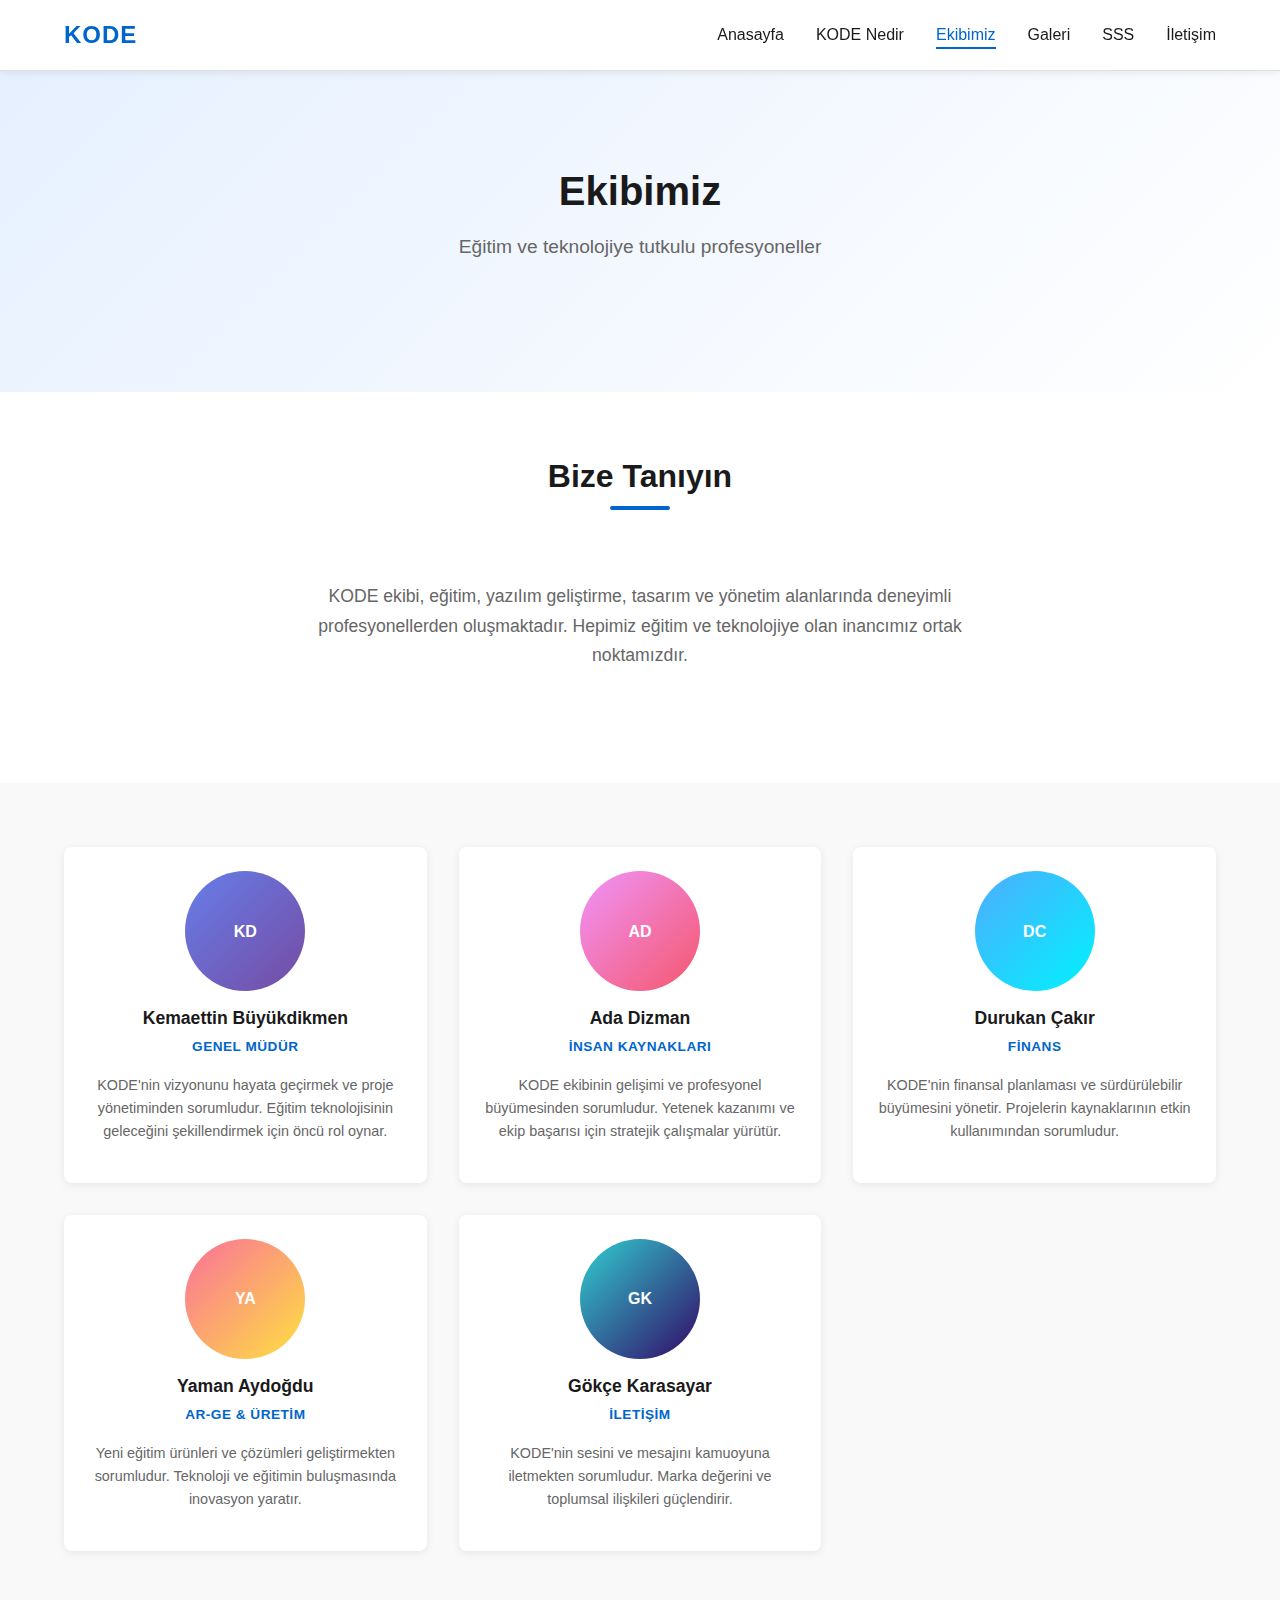
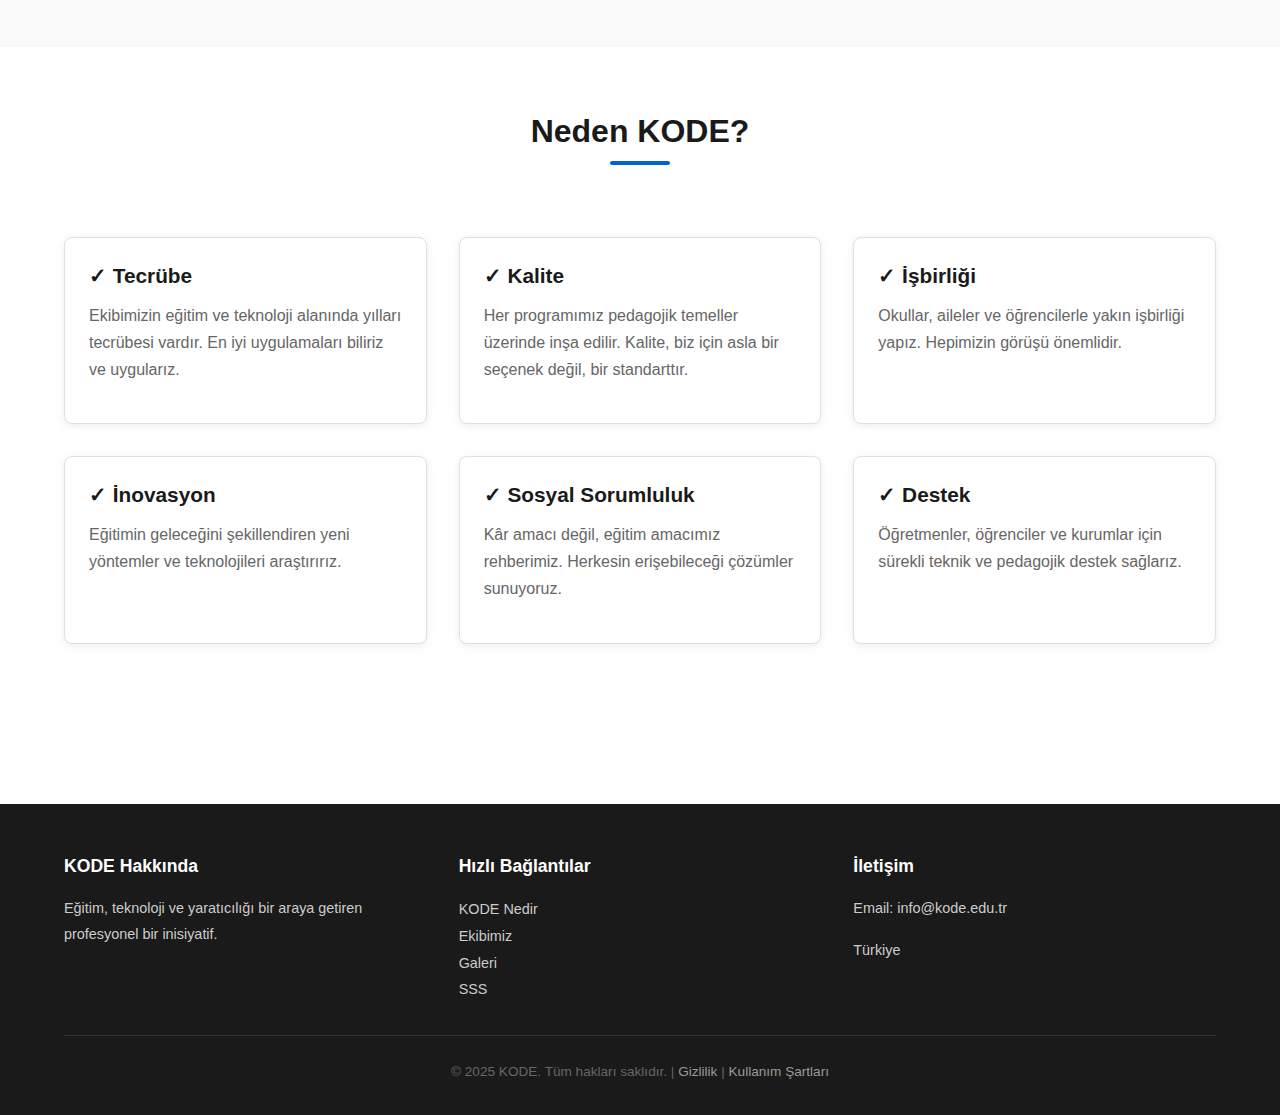
<file: ekibimiz.html>
<!DOCTYPE html>
<html lang="tr">
<head>
    <meta charset="UTF-8">
    <meta name="viewport" content="width=device-width, initial-scale=1.0">
    <meta name="description" content="KODE Ekibimiz - Eğitim ve Teknoloji Profesyonelleri">
    <title>Ekibimiz | KODE</title>
    <link rel="stylesheet" href="css/style.css">
</head>
<body>
    <!-- Header & Navigation -->
    <header>
        <div class="container">
            <nav>
                <div class="logo">KODE</div>
                <ul class="nav-menu">
                    <li><a href="index.html">Anasayfa</a></li>
                    <li><a href="kode-nedir.html">KODE Nedir</a></li>
                    <li><a href="ekibimiz.html" class="active">Ekibimiz</a></li>
                    <li><a href="galeri.html">Galeri</a></li>
                    <li><a href="sss.html">SSS</a></li>
                    <li><a href="iletisim.html">İletişim</a></li>
                </ul>
            </nav>
        </div>
    </header>

    <!-- Hero Section -->
    <section class="hero">
        <div class="container">
            <h1>Ekibimiz</h1>
            <p>Eğitim ve teknolojiye tutkulu profesyoneller</p>
        </div>
    </section>

    <!-- Team Introduction -->
    <section>
        <div class="container">
            <div class="section-title">
                <h2>Bize Tanıyın</h2>
            </div>
            <p style="text-align: center; font-size: 1.1rem; color: var(--text-light); max-width: 700px; margin: 0 auto 3rem;">
                KODE ekibi, eğitim, yazılım geliştirme, tasarım ve yönetim alanlarında deneyimli profesyonellerden oluşmaktadır. Hepimiz eğitim ve teknolojiye olan inancımız ortak noktamızdır.
            </p>
        </div>
    </section>

    <!-- Team Members -->
    <section style="background-color: var(--bg-light);">
        <div class="container">
            <div class="grid grid-2">
                <!-- Member 1 -->
                <div class="team-member">
                    <div class="team-avatar" style="background: linear-gradient(135deg, #667eea 0%, #764ba2 100%); display: flex; align-items: center; justify-content: center; color: white; font-weight: bold;">KD</div>
                    <h3 class="team-name">Kemaettin Büyükdikmen</h3>
                    <p class="team-role">Genel Müdür</p>
                    <p class="team-bio">KODE'nin vizyonunu hayata geçirmek ve proje yönetiminden sorumludur. Eğitim teknolojisinin geleceğini şekillendirmek için öncü rol oynar.</p>
                </div>

                <!-- Member 2 -->
                <div class="team-member">
                    <div class="team-avatar" style="background: linear-gradient(135deg, #f093fb 0%, #f5576c 100%); display: flex; align-items: center; justify-content: center; color: white; font-weight: bold;">AD</div>
                    <h3 class="team-name">Ada Dizman</h3>
                    <p class="team-role">İnsan Kaynakları</p>
                    <p class="team-bio">KODE ekibinin gelişimi ve profesyonel büyümesinden sorumludur. Yetenek kazanımı ve ekip başarısı için stratejik çalışmalar yürütür.</p>
                </div>

                <!-- Member 3 -->
                <div class="team-member">
                    <div class="team-avatar" style="background: linear-gradient(135deg, #4facfe 0%, #00f2fe 100%); display: flex; align-items: center; justify-content: center; color: white; font-weight: bold;">DC</div>
                    <h3 class="team-name">Durukan Çakır</h3>
                    <p class="team-role">Finans</p>
                    <p class="team-bio">KODE'nin finansal planlaması ve sürdürülebilir büyümesini yönetir. Projelerin kaynaklarının etkin kullanımından sorumludur.</p>
                </div>

                <!-- Member 4 -->
                <div class="team-member">
                    <div class="team-avatar" style="background: linear-gradient(135deg, #fa709a 0%, #fee140 100%); display: flex; align-items: center; justify-content: center; color: white; font-weight: bold;">YA</div>
                    <h3 class="team-name">Yaman Aydoğdu</h3>
                    <p class="team-role">AR-GE & Üretim</p>
                    <p class="team-bio">Yeni eğitim ürünleri ve çözümleri geliştirmekten sorumludur. Teknoloji ve eğitimin buluşmasında inovasyon yaratır.</p>
                </div>

                <!-- Member 5 -->
                <div class="team-member">
                    <div class="team-avatar" style="background: linear-gradient(135deg, #30cfd0 0%, #330867 100%); display: flex; align-items: center; justify-content: center; color: white; font-weight: bold;">GK</div>
                    <h3 class="team-name">Gökçe Karasayar</h3>
                    <p class="team-role">İletişim</p>
                    <p class="team-bio">KODE'nin sesini ve mesajını kamuoyuna iletmekten sorumludur. Marka değerini ve toplumsal ilişkileri güçlendirir.</p>
                </div>
            </div>
        </div>
    </section>

    <!-- Why Work With Us -->
    <section>
        <div class="container">
            <div class="section-title">
                <h2>Neden KODE?</h2>
            </div>
            <div class="grid grid-3">
                <div class="card">
                    <h3>✓ Tecrübe</h3>
                    <p>Ekibimizin eğitim ve teknoloji alanında yılları tecrübesi vardır. En iyi uygulamaları biliriz ve uygularız.</p>
                </div>
                <div class="card">
                    <h3>✓ Kalite</h3>
                    <p>Her programımız pedagojik temeller üzerinde inşa edilir. Kalite, biz için asla bir seçenek değil, bir standarttır.</p>
                </div>
                <div class="card">
                    <h3>✓ İşbirliği</h3>
                    <p>Okullar, aileler ve öğrencilerle yakın işbirliği yapız. Hepimizin görüşü önemlidir.</p>
                </div>
                <div class="card">
                    <h3>✓ İnovasyon</h3>
                    <p>Eğitimin geleceğini şekillendiren yeni yöntemler ve teknolojileri araştırırız.</p>
                </div>
                <div class="card">
                    <h3>✓ Sosyal Sorumluluk</h3>
                    <p>Kâr amacı değil, eğitim amacımız rehberimiz. Herkesin erişebileceği çözümler sunuyoruz.</p>
                </div>
                <div class="card">
                    <h3>✓ Destek</h3>
                    <p>Öğretmenler, öğrenciler ve kurumlar için sürekli teknik ve pedagojik destek sağlarız.</p>
                </div>
            </div>
        </div>
    </section>

    <!-- Footer -->
    <footer>
        <div class="container">
            <div class="footer-content">
                <div class="footer-section">
                    <h4>KODE Hakkında</h4>
                    <p>Eğitim, teknoloji ve yaratıcılığı bir araya getiren profesyonel bir inisiyatif.</p>
                </div>
                <div class="footer-section">
                    <h4>Hızlı Bağlantılar</h4>
                    <a href="kode-nedir.html">KODE Nedir</a><br>
                    <a href="ekibimiz.html">Ekibimiz</a><br>
                    <a href="galeri.html">Galeri</a><br>
                    <a href="sss.html">SSS</a>
                </div>
                <div class="footer-section">
                    <h4>İletişim</h4>
                    <p>Email: <a href="mailto:info@kode.edu.tr">info@kode.edu.tr</a></p>
                    <p>Türkiye</p>
                </div>
            </div>
            <div class="footer-bottom">
                <p>&copy; 2025 KODE. Tüm hakları saklıdır. | <a href="gizlilik.html" style="color: #999999;">Gizlilik</a> | <a href="kullanim-sartlari.html" style="color: #999999;">Kullanım Şartları</a></p>
            </div>
        </div>
    </footer>

    <script src="js/main.js"></script>
</body>
</html>
</file>
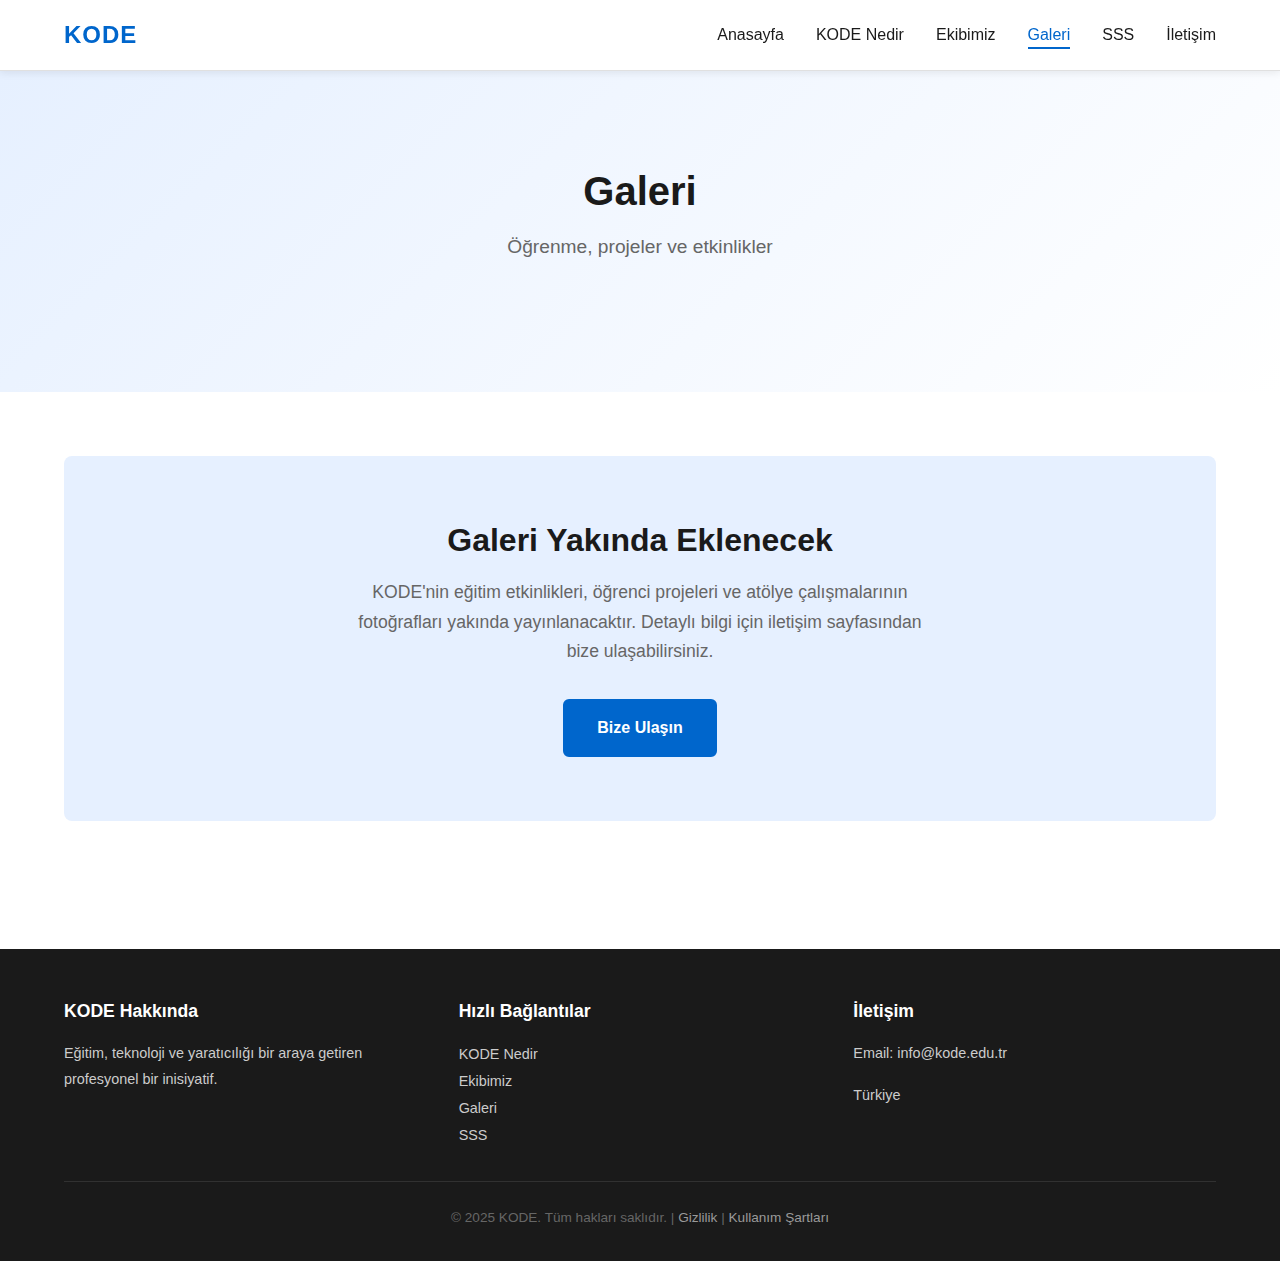
<file: galeri.html>
<!DOCTYPE html>
<html lang="tr">
<head>
    <meta charset="UTF-8">
    <meta name="viewport" content="width=device-width, initial-scale=1.0">
    <meta name="description" content="KODE Galeri - Eğitim ve Etkinlikler">
    <title>Galeri | KODE</title>
    <link rel="stylesheet" href="css/style.css">
</head>
<body>
    <!-- Header & Navigation -->
    <header>
        <div class="container">
            <nav>
                <div class="logo">KODE</div>
                <ul class="nav-menu">
                    <li><a href="index.html">Anasayfa</a></li>
                    <li><a href="kode-nedir.html">KODE Nedir</a></li>
                    <li><a href="ekibimiz.html">Ekibimiz</a></li>
                    <li><a href="galeri.html" class="active">Galeri</a></li>
                    <li><a href="sss.html">SSS</a></li>
                    <li><a href="iletisim.html">İletişim</a></li>
                </ul>
            </nav>
        </div>
    </header>

    <!-- Hero Section -->
    <section class="hero">
        <div class="container">
            <h1>Galeri</h1>
            <p>Öğrenme, projeler ve etkinlikler</p>
        </div>
    </section>

    <!-- Galeri Yakında -->
    <section>
        <div class="container">
            <div style="text-align: center; padding: 4rem 2rem; background: var(--primary-light); border-radius: 8px;">
                <h2 style="margin-bottom: 1rem; color: var(--text-dark);">Galeri Yakında Eklenecek</h2>
                <p style="font-size: 1.1rem; color: var(--text-light); max-width: 600px; margin: 0 auto;">
                    KODE'nin eğitim etkinlikleri, öğrenci projeleri ve atölye çalışmalarının fotoğrafları yakında yayınlanacaktır. Detaylı bilgi için iletişim sayfasından bize ulaşabilirsiniz.
                </p>
                <a href="iletisim.html" class="cta-button" style="margin-top: 2rem; display: inline-block;">Bize Ulaşın</a>
            </div>
        </div>
    </section>

    <!-- Footer -->
    <footer>
        <div class="container">
            <div class="footer-content">
                <div class="footer-section">
                    <h4>KODE Hakkında</h4>
                    <p>Eğitim, teknoloji ve yaratıcılığı bir araya getiren profesyonel bir inisiyatif.</p>
                </div>
                <div class="footer-section">
                    <h4>Hızlı Bağlantılar</h4>
                    <a href="kode-nedir.html">KODE Nedir</a><br>
                    <a href="ekibimiz.html">Ekibimiz</a><br>
                    <a href="galeri.html">Galeri</a><br>
                    <a href="sss.html">SSS</a>
                </div>
                <div class="footer-section">
                    <h4>İletişim</h4>
                    <p>Email: <a href="mailto:info@kode.edu.tr">info@kode.edu.tr</a></p>
                    <p>Türkiye</p>
                </div>
            </div>
            <div class="footer-bottom">
                <p>&copy; 2025 KODE. Tüm hakları saklıdır. | <a href="gizlilik.html" style="color: #999999;">Gizlilik</a> | <a href="kullanim-sartlari.html" style="color: #999999;">Kullanım Şartları</a></p>
            </div>
        </div>
    </footer>

    <script src="js/main.js"></script>
</body>
</html>
</file>
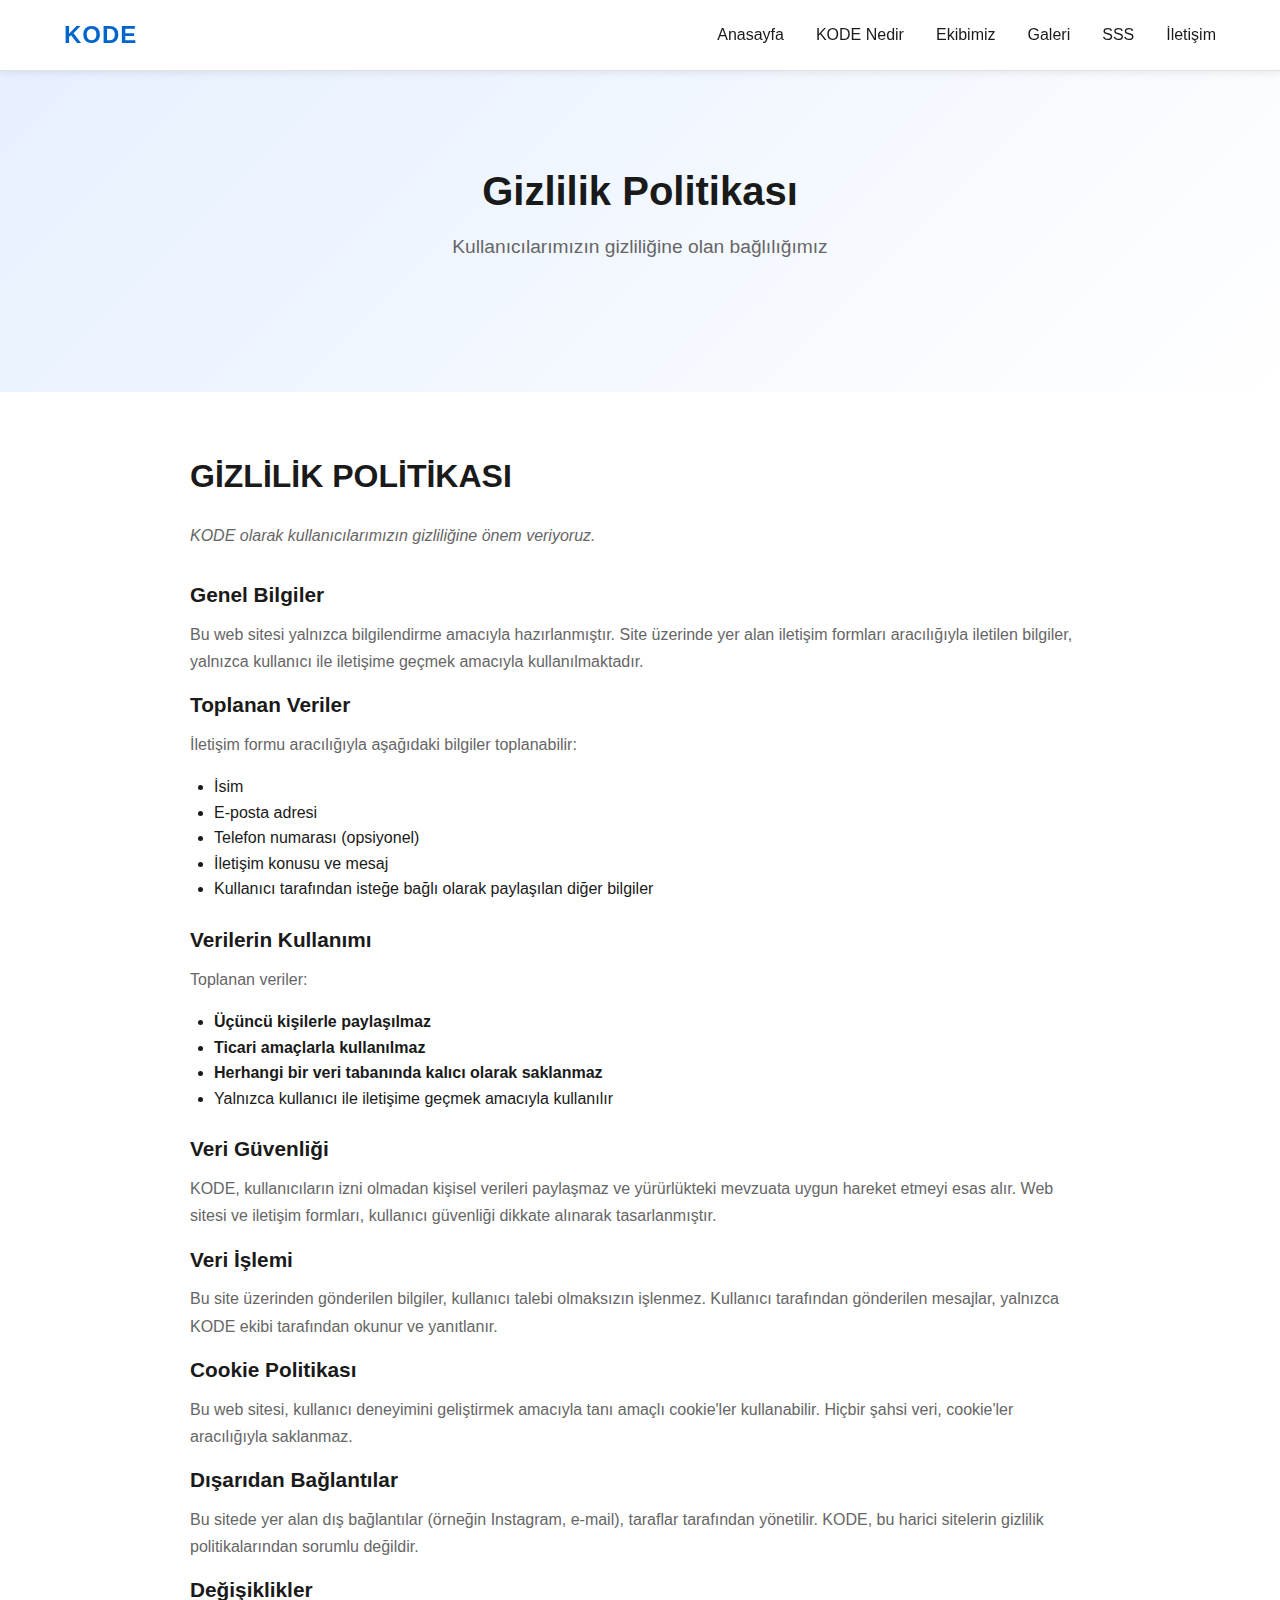
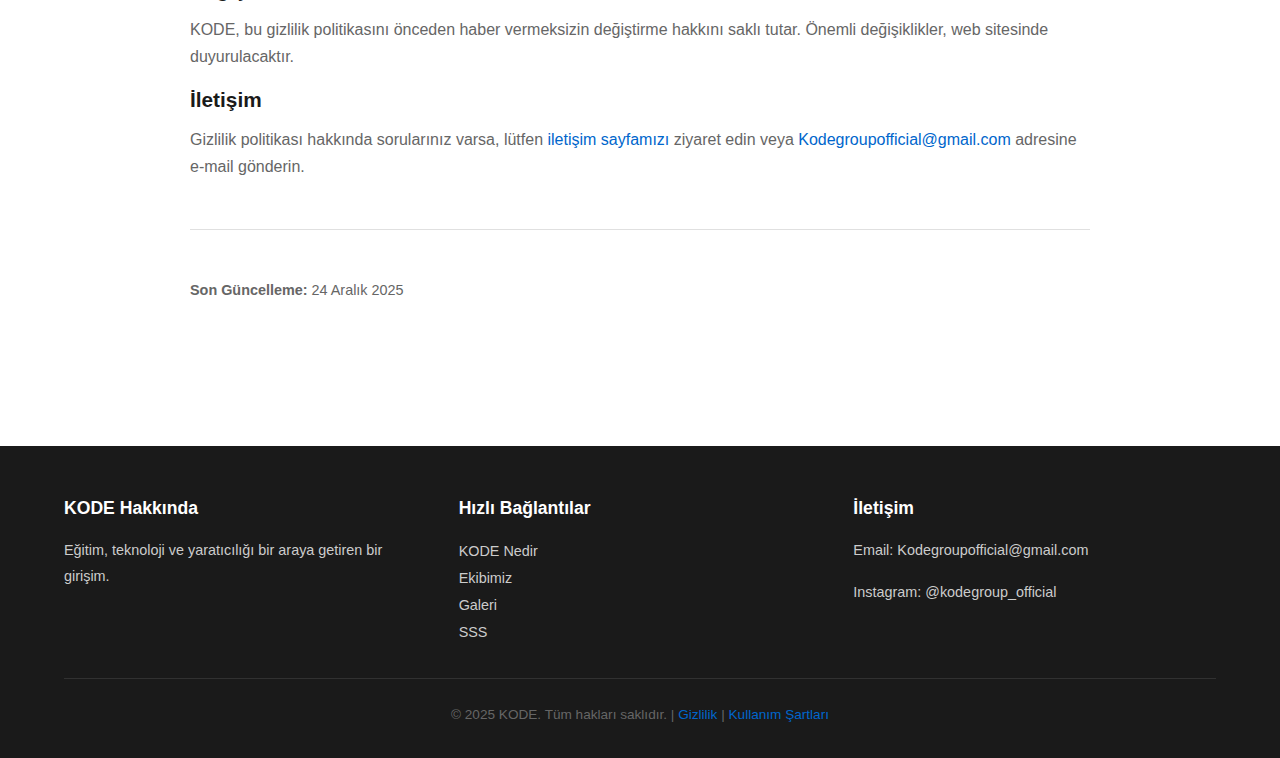
<file: gizlilik.html>
<!DOCTYPE html>
<html lang="tr">
<head>
    <meta charset="UTF-8">
    <meta name="viewport" content="width=device-width, initial-scale=1.0">
    <meta name="description" content="KODE - Gizlilik Politikası">
    <title>Gizlilik Politikası | KODE</title>
    <link rel="stylesheet" href="css/style.css">
</head>
<body>
    <!-- Header & Navigation -->
    <header>
        <div class="container">
            <nav>
                <div class="logo">KODE</div>
                <ul class="nav-menu">
                    <li><a href="index.html">Anasayfa</a></li>
                    <li><a href="kode-nedir.html">KODE Nedir</a></li>
                    <li><a href="ekibimiz.html">Ekibimiz</a></li>
                    <li><a href="galeri.html">Galeri</a></li>
                    <li><a href="sss.html">SSS</a></li>
                    <li><a href="iletisim.html">İletişim</a></li>
                </ul>
            </nav>
        </div>
    </header>

    <!-- Hero Section -->
    <section class="hero">
        <div class="container">
            <h1>Gizlilik Politikası</h1>
            <p>Kullanıcılarımızın gizliliğine olan bağlılığımız</p>
        </div>
    </section>

    <!-- Content -->
    <section>
        <div class="container">
            <div style="max-width: 900px; margin: 0 auto;">
                <h2>GİZLİLİK POLİTİKASI</h2>
                
                <p style="font-style: italic; color: var(--text-light); margin-bottom: 2rem;">
                    KODE olarak kullanıcılarımızın gizliliğine önem veriyoruz.
                </p>

                <h3>Genel Bilgiler</h3>
                <p>Bu web sitesi yalnızca bilgilendirme amacıyla hazırlanmıştır. Site üzerinde yer alan iletişim formları aracılığıyla iletilen bilgiler, yalnızca kullanıcı ile iletişime geçmek amacıyla kullanılmaktadır.</p>

                <h3>Toplanan Veriler</h3>
                <p>İletişim formu aracılığıyla aşağıdaki bilgiler toplanabilir:</p>
                <ul style="margin-left: 1.5rem; margin-bottom: 1.5rem;">
                    <li>İsim</li>
                    <li>E-posta adresi</li>
                    <li>Telefon numarası (opsiyonel)</li>
                    <li>İletişim konusu ve mesaj</li>
                    <li>Kullanıcı tarafından isteğe bağlı olarak paylaşılan diğer bilgiler</li>
                </ul>

                <h3>Verilerin Kullanımı</h3>
                <p>Toplanan veriler:</p>
                <ul style="margin-left: 1.5rem; margin-bottom: 1.5rem;">
                    <li><strong>Üçüncü kişilerle paylaşılmaz</strong></li>
                    <li><strong>Ticari amaçlarla kullanılmaz</strong></li>
                    <li><strong>Herhangi bir veri tabanında kalıcı olarak saklanmaz</strong></li>
                    <li>Yalnızca kullanıcı ile iletişime geçmek amacıyla kullanılır</li>
                </ul>

                <h3>Veri Güvenliği</h3>
                <p>KODE, kullanıcıların izni olmadan kişisel verileri paylaşmaz ve yürürlükteki mevzuata uygun hareket etmeyi esas alır. Web sitesi ve iletişim formları, kullanıcı güvenliği dikkate alınarak tasarlanmıştır.</p>

                <h3>Veri İşlemi</h3>
                <p>Bu site üzerinden gönderilen bilgiler, kullanıcı talebi olmaksızın işlenmez. Kullanıcı tarafından gönderilen mesajlar, yalnızca KODE ekibi tarafından okunur ve yanıtlanır.</p>

                <h3>Cookie Politikası</h3>
                <p>Bu web sitesi, kullanıcı deneyimini geliştirmek amacıyla tanı amaçlı cookie'ler kullanabilir. Hiçbir şahsi veri, cookie'ler aracılığıyla saklanmaz.</p>

                <h3>Dışarıdan Bağlantılar</h3>
                <p>Bu sitede yer alan dış bağlantılar (örneğin Instagram, e-mail), taraflar tarafından yönetilir. KODE, bu harici sitelerin gizlilik politikalarından sorumlu değildir.</p>

                <h3>Değişiklikler</h3>
                <p>KODE, bu gizlilik politikasını önceden haber vermeksizin değiştirme hakkını saklı tutar. Önemli değişiklikler, web sitesinde duyurulacaktır.</p>

                <h3>İletişim</h3>
                <p>Gizlilik politikası hakkında sorularınız varsa, lütfen <a href="iletisim.html">iletişim sayfamızı</a> ziyaret edin veya <a href="mailto:Kodegroupofficial@gmail.com">Kodegroupofficial@gmail.com</a> adresine e-mail gönderin.</p>

                <hr style="margin: 3rem 0; border: none; border-top: 1px solid var(--border-light);">

                <p style="color: var(--text-light); font-size: 0.9rem;">
                    <strong>Son Güncelleme:</strong> 24 Aralık 2025
                </p>
            </div>
        </div>
    </section>

    <!-- Footer -->
    <footer>
        <div class="container">
            <div class="footer-content">
                <div class="footer-section">
                    <h4>KODE Hakkında</h4>
                    <p>Eğitim, teknoloji ve yaratıcılığı bir araya getiren bir girişim.</p>
                </div>
                <div class="footer-section">
                    <h4>Hızlı Bağlantılar</h4>
                    <a href="kode-nedir.html">KODE Nedir</a><br>
                    <a href="ekibimiz.html">Ekibimiz</a><br>
                    <a href="galeri.html">Galeri</a><br>
                    <a href="sss.html">SSS</a>
                </div>
                <div class="footer-section">
                    <h4>İletişim</h4>
                    <p>Email: <a href="mailto:Kodegroupofficial@gmail.com">Kodegroupofficial@gmail.com</a></p>
                    <p>Instagram: <a href="https://instagram.com/kodegroup_official" target="_blank">@kodegroup_official</a></p>
                </div>
            </div>
            <div class="footer-bottom">
                <p>&copy; 2025 KODE. Tüm hakları saklıdır. | <a href="gizlilik.html">Gizlilik</a> | <a href="kullanim-sartlari.html">Kullanım Şartları</a></p>
            </div>
        </div>
    </footer>

    <script src="js/main.js"></script>
</body>
</html>
</file>
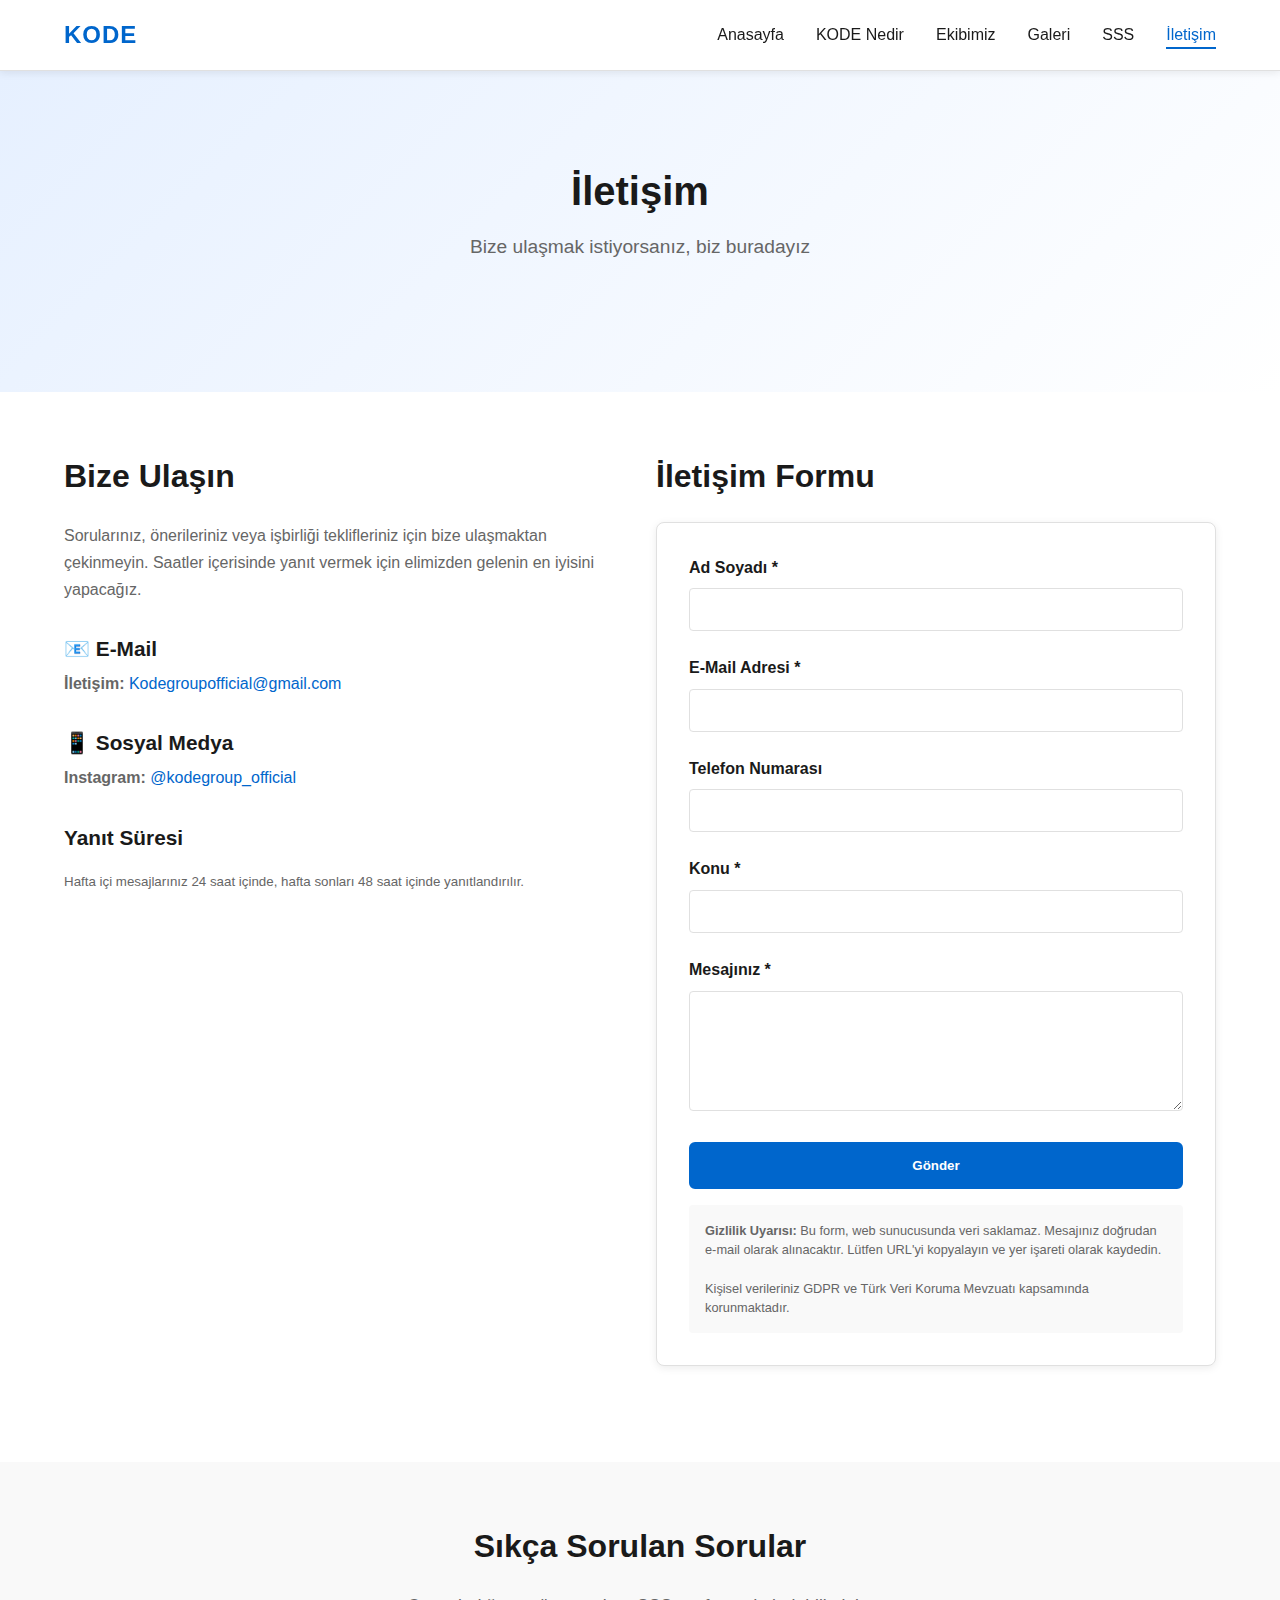
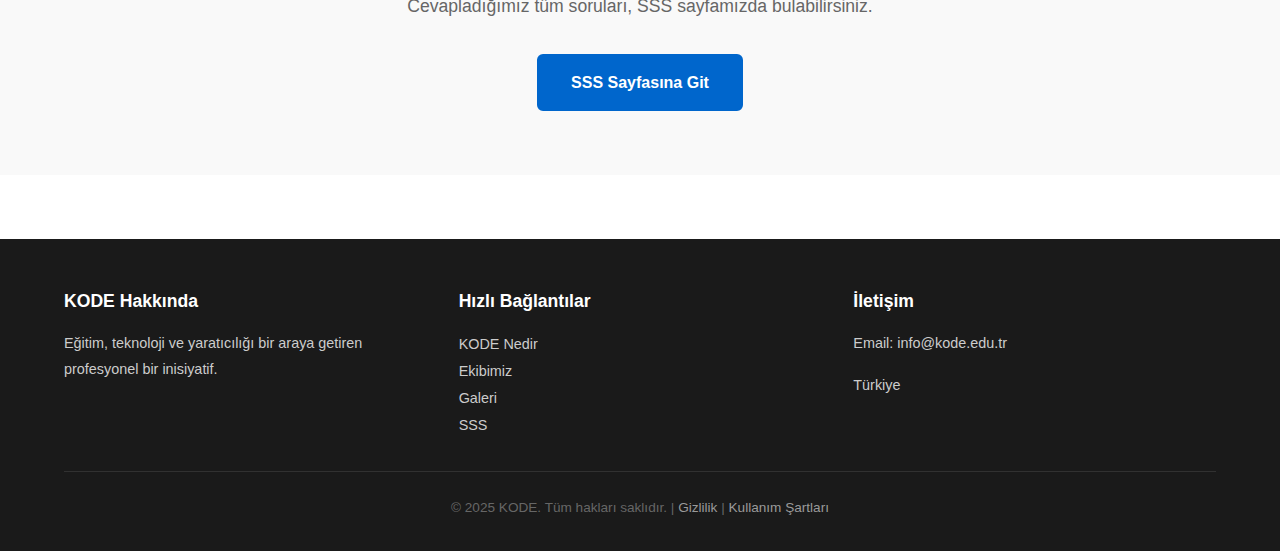
<file: iletisim.html>
<!DOCTYPE html>
<html lang="tr">
<head>
    <meta charset="UTF-8">
    <meta name="viewport" content="width=device-width, initial-scale=1.0">
    <meta name="description" content="KODE - İletişim Bilgileri ve Formu">
    <title>İletişim | KODE</title>
    <link rel="stylesheet" href="css/style.css">
</head>
<body>
    <!-- Header & Navigation -->
    <header>
        <div class="container">
            <nav>
                <div class="logo">KODE</div>
                <ul class="nav-menu">
                    <li><a href="index.html">Anasayfa</a></li>
                    <li><a href="kode-nedir.html">KODE Nedir</a></li>
                    <li><a href="ekibimiz.html">Ekibimiz</a></li>
                    <li><a href="galeri.html">Galeri</a></li>
                    <li><a href="sss.html">SSS</a></li>
                    <li><a href="iletisim.html" class="active">İletişim</a></li>
                </ul>
            </nav>
        </div>
    </header>

    <!-- Hero Section -->
    <section class="hero">
        <div class="container">
            <h1>İletişim</h1>
            <p>Bize ulaşmak istiyorsanız, biz buradayız</p>
        </div>
    </section>

    <!-- Contact Information & Form -->
    <section>
        <div class="container">
            <div class="grid grid-2">
                <!-- Contact Information -->
                <div>
                    <h2>Bize Ulaşın</h2>
                    <p style="margin-bottom: 2rem;">Sorularınız, önerileriniz veya işbirliği teklifleriniz için bize ulaşmaktan çekinmeyin. Saatler içerisinde yanıt vermek için elimizden gelenin en iyisini yapacağız.</p>

                    <div style="margin-bottom: 2rem;">
                        <h3 style="margin-bottom: 0.5rem;">📧 E-Mail</h3>
                        <p>
                            <strong>İletişim:</strong> <a href="mailto:Kodegroupofficial@gmail.com">Kodegroupofficial@gmail.com</a>
                        </p>
                    </div>

                    <div style="margin-bottom: 2rem;">
                        <h3 style="margin-bottom: 0.5rem;">📱 Sosyal Medya</h3>
                        <p>
                            <strong>Instagram:</strong> <a href="https://instagram.com/kodegroup_official" target="_blank">@kodegroup_official</a>
                        </p>
                    </div>

                    <div>
                        <h3 style="margin-bottom: 1rem;">Yanıt Süresi</h3>
                        <p><small>Hafta içi mesajlarınız 24 saat içinde, hafta sonları 48 saat içinde yanıtlandırılır.</small></p>
                    </div>
                </div>

                <!-- Contact Form -->
                <div>
                    <h2>İletişim Formu</h2>
                    <form id="contact-form" class="contact-form">
                        <div class="form-group">
                            <label for="name">Ad Soyadı *</label>
                            <input type="text" id="name" name="name" required>
                        </div>

                        <div class="form-group">
                            <label for="email">E-Mail Adresi *</label>
                            <input type="email" id="email" name="email" required>
                        </div>

                        <div class="form-group">
                            <label for="phone">Telefon Numarası</label>
                            <input type="tel" id="phone" name="phone">
                        </div>

                        <div class="form-group">
                            <label for="subject">Konu *</label>
                            <input type="text" id="subject" name="subject" required>
                        </div>

                        <div class="form-group">
                            <label for="message">Mesajınız *</label>
                            <textarea id="message" name="message" required></textarea>
                        </div>

                        <button type="submit" class="cta-button" style="width: 100%;">Gönder</button>

                        <div class="form-disclaimer">
                            <strong>Gizlilik Uyarısı:</strong> Bu form, web sunucusunda veri saklamaz. Mesajınız doğrudan e-mail olarak alınacaktır. Lütfen URL'yi kopyalayın ve yer işareti olarak kaydedin.<br><br>
                            Kişisel verileriniz GDPR ve Türk Veri Koruma Mevzuatı kapsamında korunmaktadır.
                        </div>
                    </form>
                </div>
            </div>
        </div>
    </section>

    <!-- FAQ Quick Link -->
    <section style="background-color: var(--bg-light); text-align: center;">
        <div class="container">
            <h2>Sıkça Sorulan Sorular</h2>
            <p style="font-size: 1.1rem; margin-bottom: 2rem; color: var(--text-light);">Cevapladığımız tüm soruları, SSS sayfamızda bulabilirsiniz.</p>
            <a href="sss.html" class="cta-button">SSS Sayfasına Git</a>
        </div>
    </section>

    <!-- Footer -->
    <footer>
        <div class="container">
            <div class="footer-content">
                <div class="footer-section">
                    <h4>KODE Hakkında</h4>
                    <p>Eğitim, teknoloji ve yaratıcılığı bir araya getiren profesyonel bir inisiyatif.</p>
                </div>
                <div class="footer-section">
                    <h4>Hızlı Bağlantılar</h4>
                    <a href="kode-nedir.html">KODE Nedir</a><br>
                    <a href="ekibimiz.html">Ekibimiz</a><br>
                    <a href="galeri.html">Galeri</a><br>
                    <a href="sss.html">SSS</a>
                </div>
                <div class="footer-section">
                    <h4>İletişim</h4>
                    <p>Email: <a href="mailto:info@kode.edu.tr">info@kode.edu.tr</a></p>
                    <p>Türkiye</p>
                </div>
            </div>
            <div class="footer-bottom">
                <p>&copy; 2025 KODE. Tüm hakları saklıdır. | <a href="gizlilik.html" style="color: #999999;">Gizlilik</a> | <a href="kullanim-sartlari.html" style="color: #999999;">Kullanım Şartları</a></p>
            </div>
        </div>
    </footer>

    <script src="js/main.js"></script>
</body>
</html>
</file>
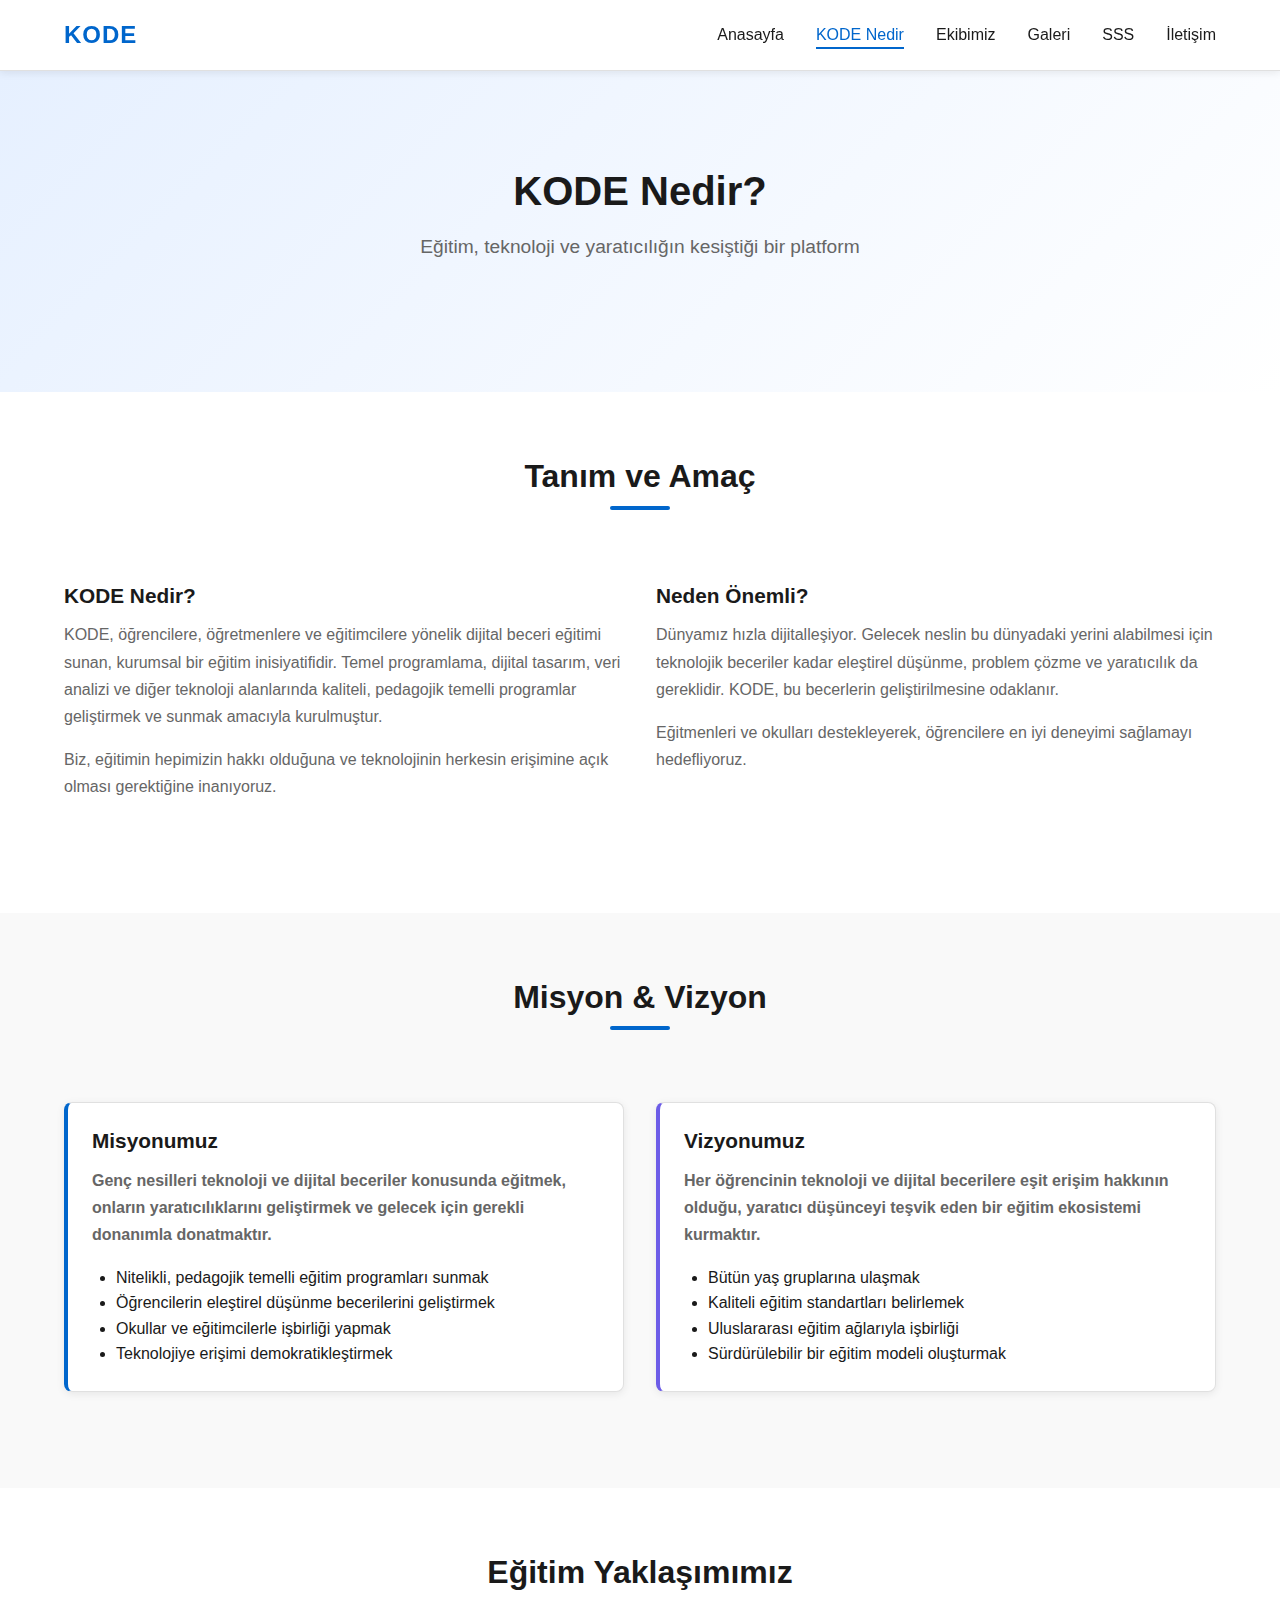
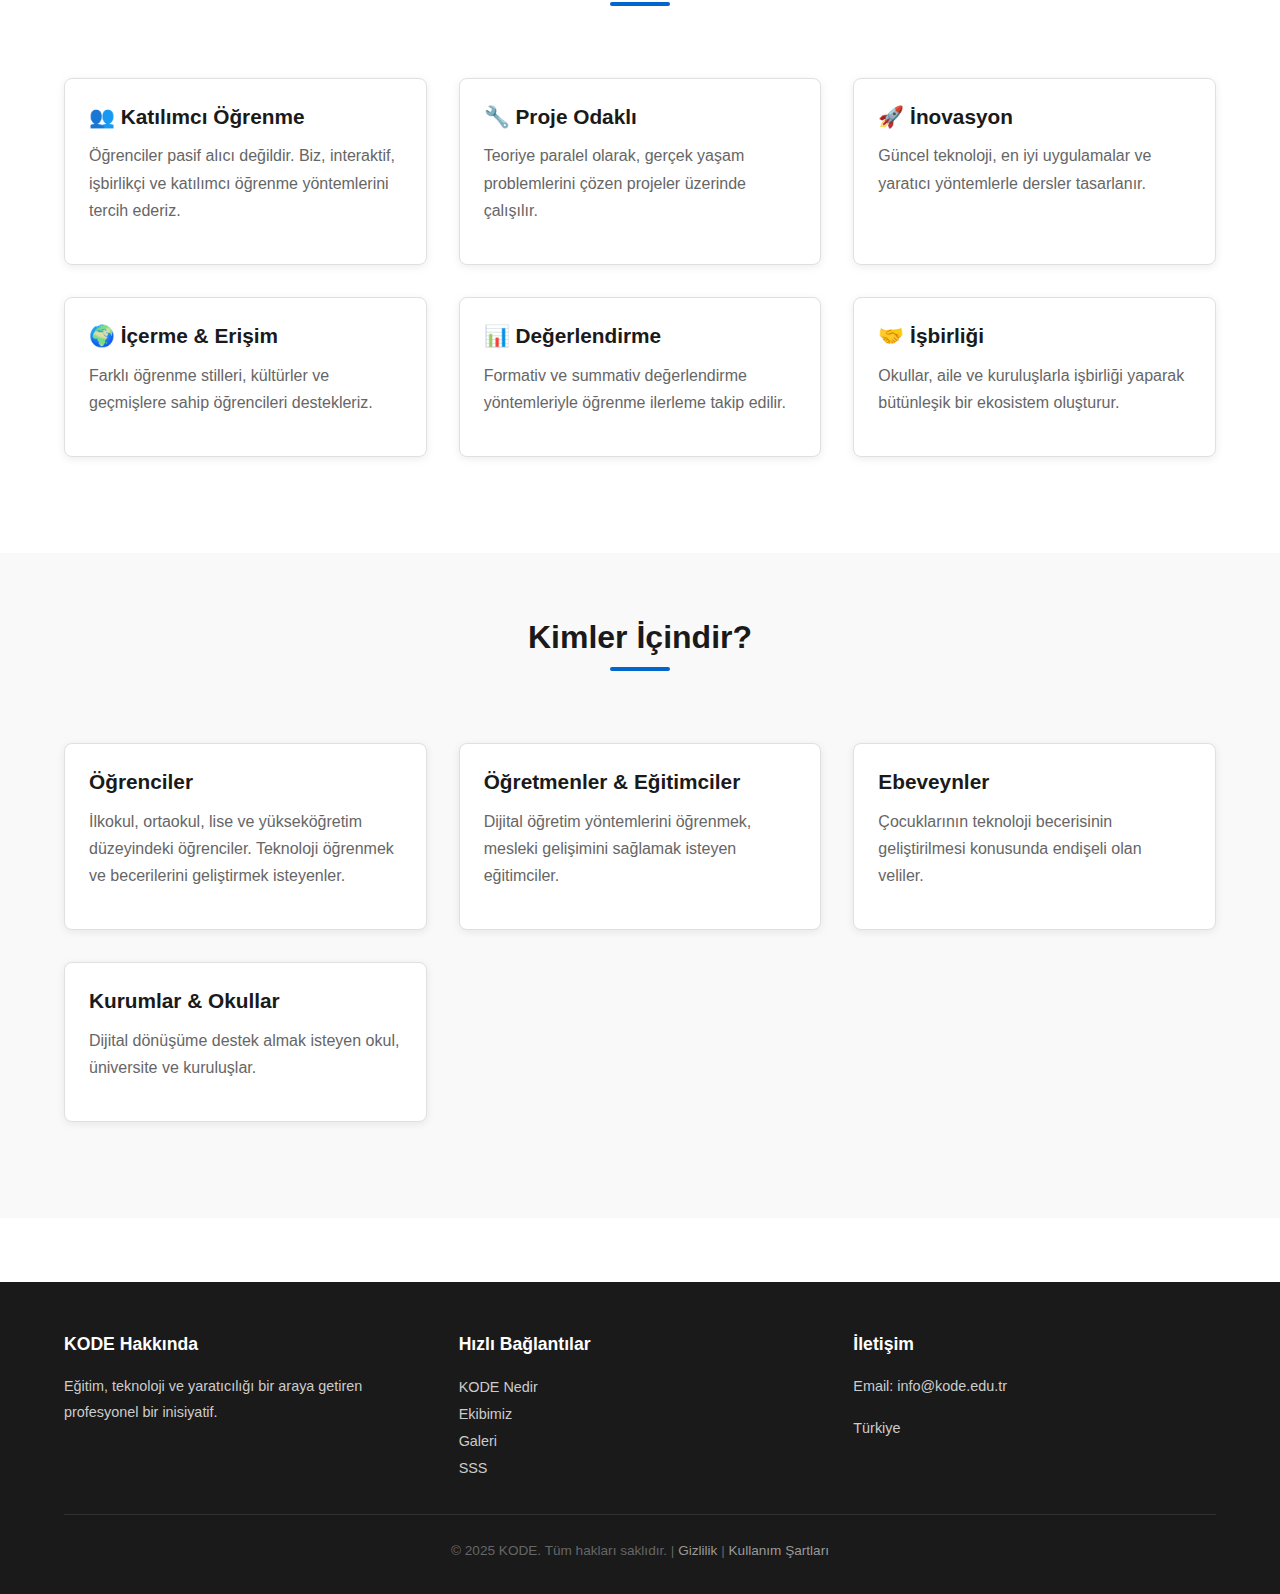
<file: kode-nedir.html>
<!DOCTYPE html>
<html lang="tr">
<head>
    <meta charset="UTF-8">
    <meta name="viewport" content="width=device-width, initial-scale=1.0">
    <meta name="description" content="KODE - Nedir, Misyonu, Vizyonu ve Eğitim Yaklaşımı">
    <title>KODE Nedir | KODE</title>
    <link rel="stylesheet" href="css/style.css">
</head>
<body>
    <!-- Header & Navigation -->
    <header>
        <div class="container">
            <nav>
                <div class="logo">KODE</div>
                <ul class="nav-menu">
                    <li><a href="index.html">Anasayfa</a></li>
                    <li><a href="kode-nedir.html" class="active">KODE Nedir</a></li>
                    <li><a href="ekibimiz.html">Ekibimiz</a></li>
                    <li><a href="galeri.html">Galeri</a></li>
                    <li><a href="sss.html">SSS</a></li>
                    <li><a href="iletisim.html">İletişim</a></li>
                </ul>
            </nav>
        </div>
    </header>

    <!-- Hero Section -->
    <section class="hero">
        <div class="container">
            <h1>KODE Nedir?</h1>
            <p>Eğitim, teknoloji ve yaratıcılığın kesiştiği bir platform</p>
        </div>
    </section>

    <!-- Ana Tanım -->
    <section>
        <div class="container">
            <div class="section-title">
                <h2>Tanım ve Amaç</h2>
            </div>
            <div class="grid grid-2">
                <div>
                    <h3>KODE Nedir?</h3>
                    <p>KODE, öğrencilere, öğretmenlere ve eğitimcilere yönelik dijital beceri eğitimi sunan, kurumsal bir eğitim inisiyatifidir. Temel programlama, dijital tasarım, veri analizi ve diğer teknoloji alanlarında kaliteli, pedagojik temelli programlar geliştirmek ve sunmak amacıyla kurulmuştur.</p>
                    <p>Biz, eğitimin hepimizin hakkı olduğuna ve teknolojinin herkesin erişimine açık olması gerektiğine inanıyoruz.</p>
                </div>
                <div>
                    <h3>Neden Önemli?</h3>
                    <p>Dünyamız hızla dijitalleşiyor. Gelecek neslin bu dünyadaki yerini alabilmesi için teknolojik beceriler kadar eleştirel düşünme, problem çözme ve yaratıcılık da gereklidir. KODE, bu becerlerin geliştirilmesine odaklanır.</p>
                    <p>Eğitmenleri ve okulları destekleyerek, öğrencilere en iyi deneyimi sağlamayı hedefliyoruz.</p>
                </div>
            </div>
        </div>
    </section>

    <!-- Misyon ve Vizyon -->
    <section>
        <div class="container">
            <div class="section-title">
                <h2>Misyon & Vizyon</h2>
            </div>
            <div class="grid grid-2">
                <div class="card" style="border-left: 4px solid #0066cc;">
                    <h3>Misyonumuz</h3>
                    <p><strong>Genç nesilleri teknoloji ve dijital beceriler konusunda eğitmek, onların yaratıcılıklarını geliştirmek ve gelecek için gerekli donanımla donatmaktır.</strong></p>
                    <ul style="margin-top: 1rem; padding-left: 1.5rem;">
                        <li>Nitelikli, pedagojik temelli eğitim programları sunmak</li>
                        <li>Öğrencilerin eleştirel düşünme becerilerini geliştirmek</li>
                        <li>Okullar ve eğitimcilerle işbirliği yapmak</li>
                        <li>Teknolojiye erişimi demokratikleştirmek</li>
                    </ul>
                </div>
                <div class="card" style="border-left: 4px solid #6c5ce7;">
                    <h3>Vizyonumuz</h3>
                    <p><strong>Her öğrencinin teknoloji ve dijital becerilere eşit erişim hakkının olduğu, yaratıcı düşünceyi teşvik eden bir eğitim ekosistemi kurmaktır.</strong></p>
                    <ul style="margin-top: 1rem; padding-left: 1.5rem;">
                        <li>Bütün yaş gruplarına ulaşmak</li>
                        <li>Kaliteli eğitim standartları belirlemek</li>
                        <li>Uluslararası eğitim ağlarıyla işbirliği</li>
                        <li>Sürdürülebilir bir eğitim modeli oluşturmak</li>
                    </ul>
                </div>
            </div>
        </div>
    </section>

    <!-- Eğitim Yaklaşımı -->
    <section>
        <div class="container">
            <div class="section-title">
                <h2>Eğitim Yaklaşımımız</h2>
            </div>
            <div class="grid grid-3">
                <div class="card">
                    <h3>👥 Katılımcı Öğrenme</h3>
                    <p>Öğrenciler pasif alıcı değildir. Biz, interaktif, işbirlikçi ve katılımcı öğrenme yöntemlerini tercih ederiz.</p>
                </div>
                <div class="card">
                    <h3>🔧 Proje Odaklı</h3>
                    <p>Teoriye paralel olarak, gerçek yaşam problemlerini çözen projeler üzerinde çalışılır.</p>
                </div>
                <div class="card">
                    <h3>🚀 İnovasyon</h3>
                    <p>Güncel teknoloji, en iyi uygulamalar ve yaratıcı yöntemlerle dersler tasarlanır.</p>
                </div>
                <div class="card">
                    <h3>🌍 İçerme & Erişim</h3>
                    <p>Farklı öğrenme stilleri, kültürler ve geçmişlere sahip öğrencileri destekleriz.</p>
                </div>
                <div class="card">
                    <h3>📊 Değerlendirme</h3>
                    <p>Formativ ve summativ değerlendirme yöntemleriyle öğrenme ilerleme takip edilir.</p>
                </div>
                <div class="card">
                    <h3>🤝 İşbirliği</h3>
                    <p>Okullar, aile ve kuruluşlarla işbirliği yaparak bütünleşik bir ekosistem oluşturur.</p>
                </div>
            </div>
        </div>
    </section>

    <!-- Kimler için? -->
    <section>
        <div class="container">
            <div class="section-title">
                <h2>Kimler İçindir?</h2>
            </div>
            <div class="grid grid-2">
                <div class="card">
                    <h3>Öğrenciler</h3>
                    <p>İlkokul, ortaokul, lise ve yükseköğretim düzeyindeki öğrenciler. Teknoloji öğrenmek ve becerilerini geliştirmek isteyenler.</p>
                </div>
                <div class="card">
                    <h3>Öğretmenler & Eğitimciler</h3>
                    <p>Dijital öğretim yöntemlerini öğrenmek, mesleki gelişimini sağlamak isteyen eğitimciler.</p>
                </div>
                <div class="card">
                    <h3>Ebeveynler</h3>
                    <p>Çocuklarının teknoloji becerisinin geliştirilmesi konusunda endişeli olan veliler.</p>
                </div>
                <div class="card">
                    <h3>Kurumlar & Okullar</h3>
                    <p>Dijital dönüşüme destek almak isteyen okul, üniversite ve kuruluşlar.</p>
                </div>
            </div>
        </div>
    </section>

    <!-- Footer -->
    <footer>
        <div class="container">
            <div class="footer-content">
                <div class="footer-section">
                    <h4>KODE Hakkında</h4>
                    <p>Eğitim, teknoloji ve yaratıcılığı bir araya getiren profesyonel bir inisiyatif.</p>
                </div>
                <div class="footer-section">
                    <h4>Hızlı Bağlantılar</h4>
                    <a href="kode-nedir.html">KODE Nedir</a><br>
                    <a href="ekibimiz.html">Ekibimiz</a><br>
                    <a href="galeri.html">Galeri</a><br>
                    <a href="sss.html">SSS</a>
                </div>
                <div class="footer-section">
                    <h4>İletişim</h4>
                    <p>Email: <a href="mailto:info@kode.edu.tr">info@kode.edu.tr</a></p>
                    <p>Türkiye</p>
                </div>
            </div>
            <div class="footer-bottom">
                <p>&copy; 2025 KODE. Tüm hakları saklıdır. | <a href="gizlilik.html" style="color: #999999;">Gizlilik</a> | <a href="kullanim-sartlari.html" style="color: #999999;">Kullanım Şartları</a></p>
            </div>
        </div>
    </footer>

    <script src="js/main.js"></script>
</body>
</html>
</file>
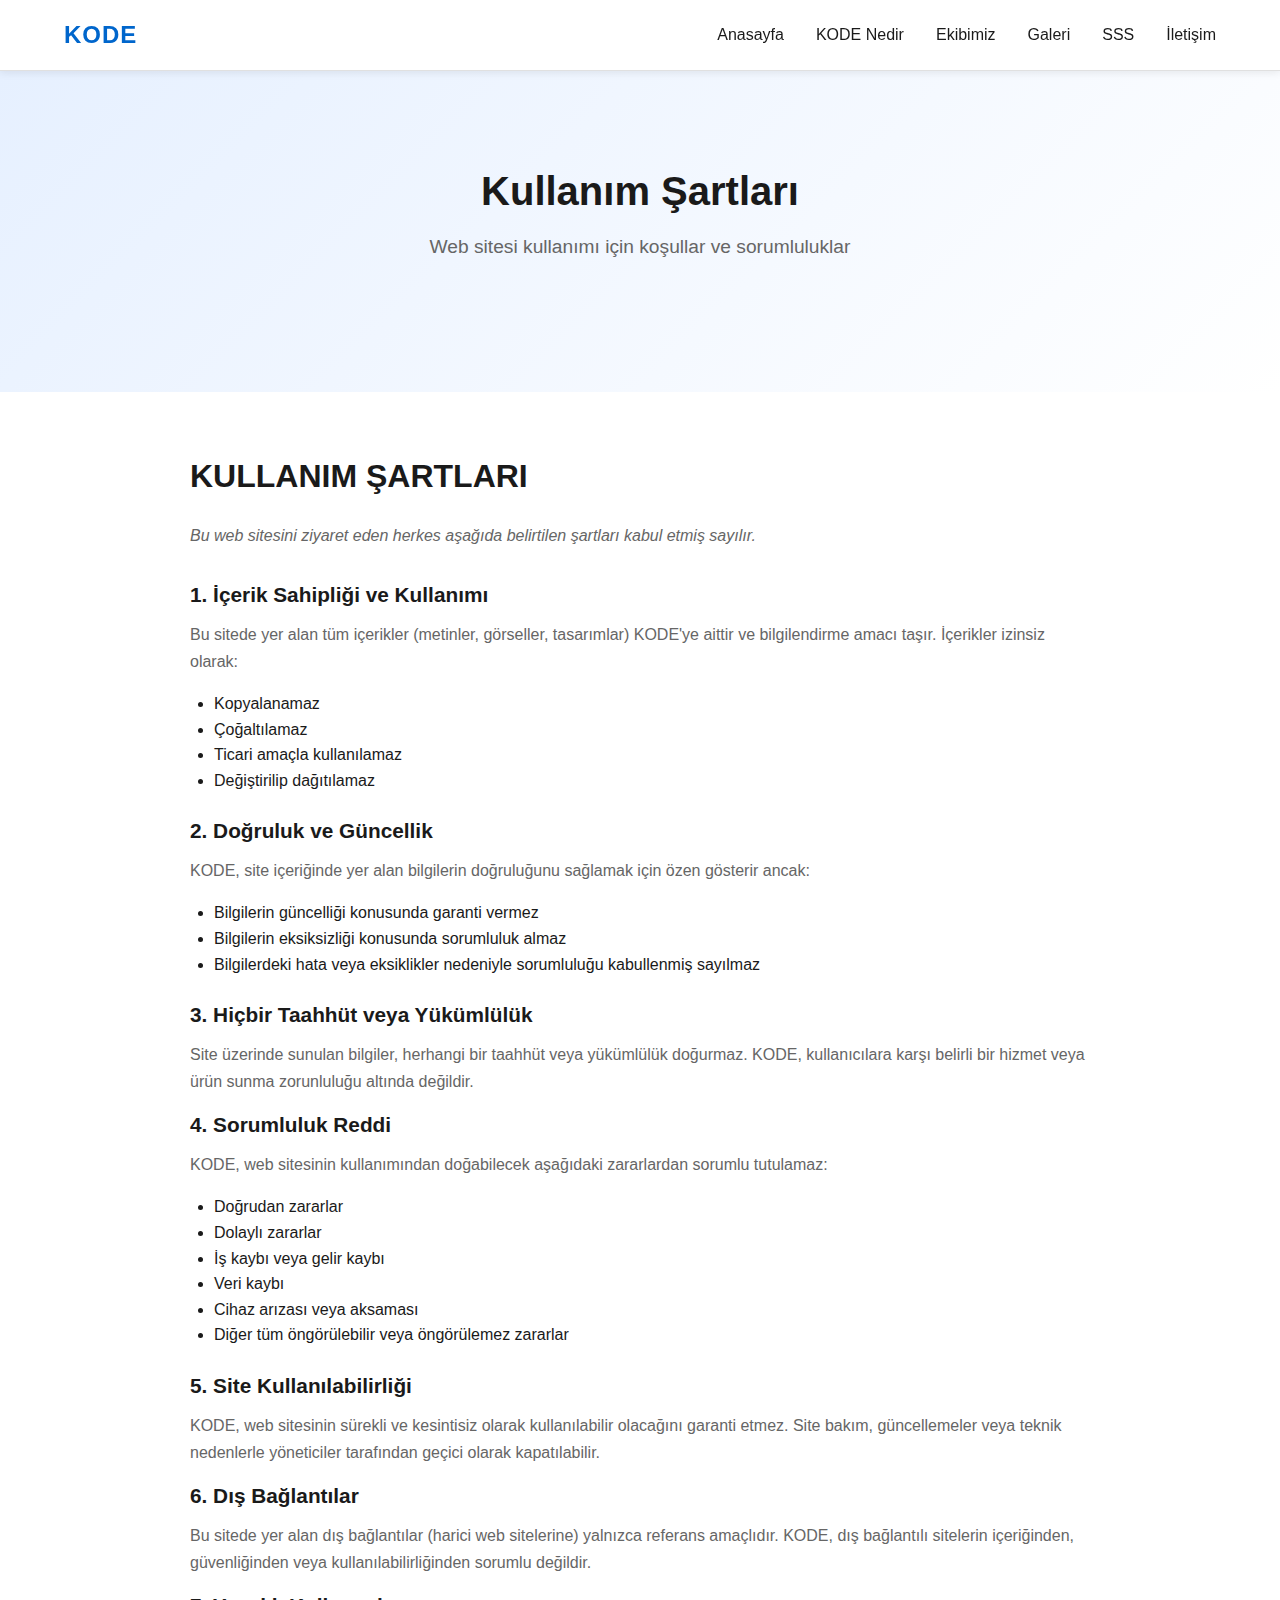
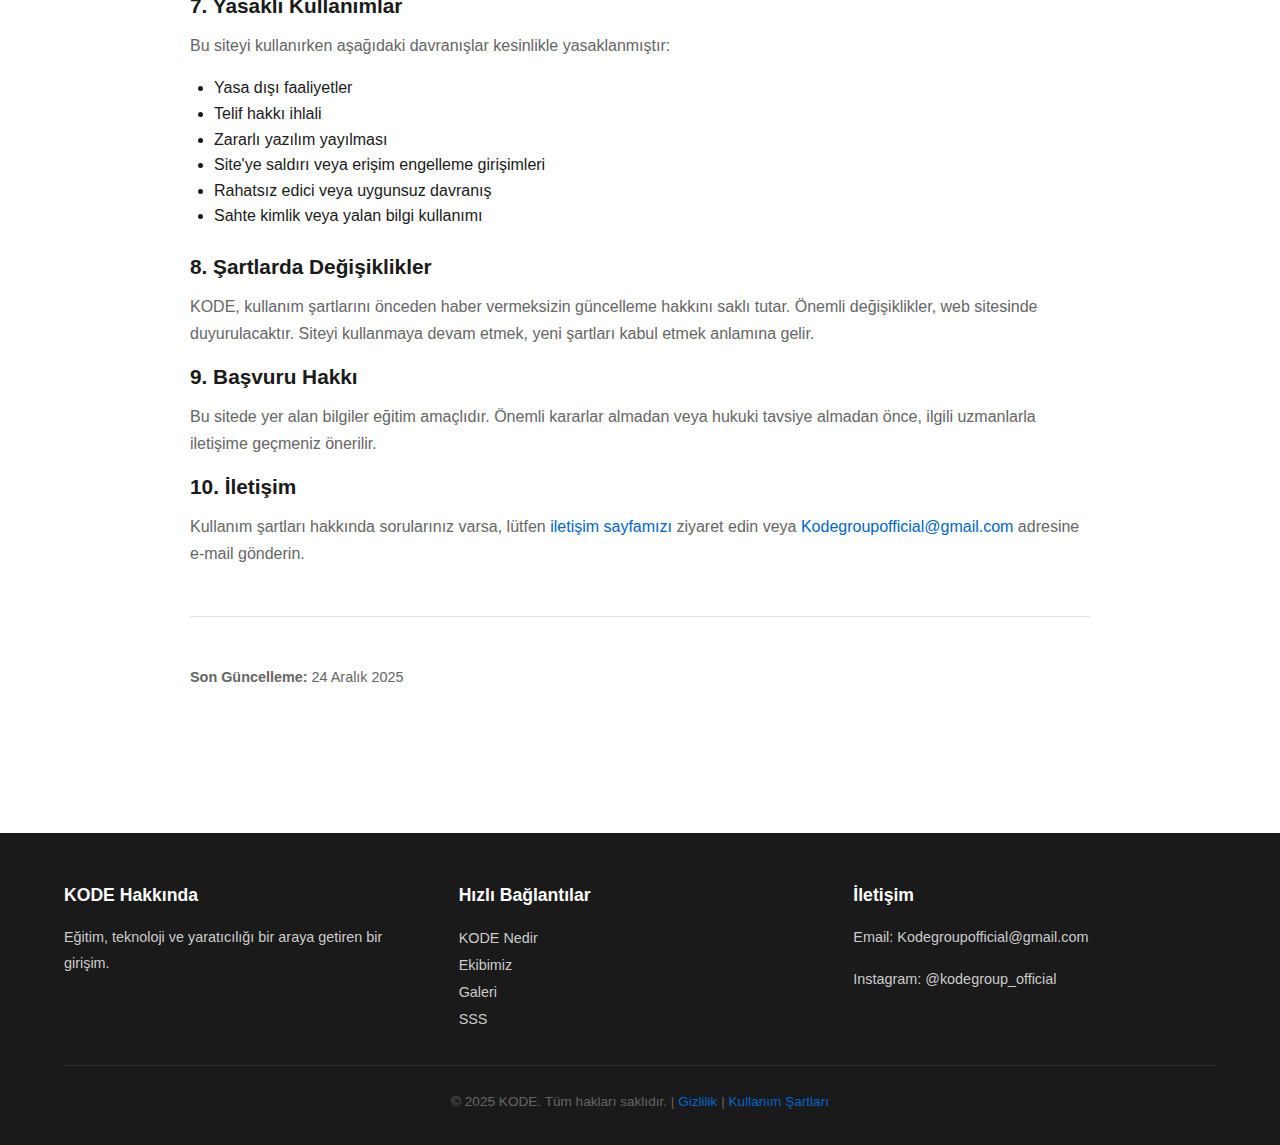
<file: kullanim-sartlari.html>
<!DOCTYPE html>
<html lang="tr">
<head>
    <meta charset="UTF-8">
    <meta name="viewport" content="width=device-width, initial-scale=1.0">
    <meta name="description" content="KODE - Kullanım Şartları">
    <title>Kullanım Şartları | KODE</title>
    <link rel="stylesheet" href="css/style.css">
</head>
<body>
    <!-- Header & Navigation -->
    <header>
        <div class="container">
            <nav>
                <div class="logo">KODE</div>
                <ul class="nav-menu">
                    <li><a href="index.html">Anasayfa</a></li>
                    <li><a href="kode-nedir.html">KODE Nedir</a></li>
                    <li><a href="ekibimiz.html">Ekibimiz</a></li>
                    <li><a href="galeri.html">Galeri</a></li>
                    <li><a href="sss.html">SSS</a></li>
                    <li><a href="iletisim.html">İletişim</a></li>
                </ul>
            </nav>
        </div>
    </header>

    <!-- Hero Section -->
    <section class="hero">
        <div class="container">
            <h1>Kullanım Şartları</h1>
            <p>Web sitesi kullanımı için koşullar ve sorumluluklar</p>
        </div>
    </section>

    <!-- Content -->
    <section>
        <div class="container">
            <div style="max-width: 900px; margin: 0 auto;">
                <h2>KULLANIM ŞARTLARI</h2>
                
                <p style="font-style: italic; color: var(--text-light); margin-bottom: 2rem;">
                    Bu web sitesini ziyaret eden herkes aşağıda belirtilen şartları kabul etmiş sayılır.
                </p>

                <h3>1. İçerik Sahipliği ve Kullanımı</h3>
                <p>Bu sitede yer alan tüm içerikler (metinler, görseller, tasarımlar) KODE'ye aittir ve bilgilendirme amacı taşır. İçerikler izinsiz olarak:</p>
                <ul style="margin-left: 1.5rem; margin-bottom: 1.5rem;">
                    <li>Kopyalanamaz</li>
                    <li>Çoğaltılamaz</li>
                    <li>Ticari amaçla kullanılamaz</li>
                    <li>Değiştirilip dağıtılamaz</li>
                </ul>

                <h3>2. Doğruluk ve Güncellik</h3>
                <p>KODE, site içeriğinde yer alan bilgilerin doğruluğunu sağlamak için özen gösterir ancak:</p>
                <ul style="margin-left: 1.5rem; margin-bottom: 1.5rem;">
                    <li>Bilgilerin güncelliği konusunda garanti vermez</li>
                    <li>Bilgilerin eksiksizliği konusunda sorumluluk almaz</li>
                    <li>Bilgilerdeki hata veya eksiklikler nedeniyle sorumluluğu kabullenmiş sayılmaz</li>
                </ul>

                <h3>3. Hiçbir Taahhüt veya Yükümlülük</h3>
                <p>Site üzerinde sunulan bilgiler, herhangi bir taahhüt veya yükümlülük doğurmaz. KODE, kullanıcılara karşı belirli bir hizmet veya ürün sunma zorunluluğu altında değildir.</p>

                <h3>4. Sorumluluk Reddi</h3>
                <p>KODE, web sitesinin kullanımından doğabilecek aşağıdaki zararlardan sorumlu tutulamaz:</p>
                <ul style="margin-left: 1.5rem; margin-bottom: 1.5rem;">
                    <li>Doğrudan zararlar</li>
                    <li>Dolaylı zararlar</li>
                    <li>İş kaybı veya gelir kaybı</li>
                    <li>Veri kaybı</li>
                    <li>Cihaz arızası veya aksaması</li>
                    <li>Diğer tüm öngörülebilir veya öngörülemez zararlar</li>
                </ul>

                <h3>5. Site Kullanılabilirliği</h3>
                <p>KODE, web sitesinin sürekli ve kesintisiz olarak kullanılabilir olacağını garanti etmez. Site bakım, güncellemeler veya teknik nedenlerle yöneticiler tarafından geçici olarak kapatılabilir.</p>

                <h3>6. Dış Bağlantılar</h3>
                <p>Bu sitede yer alan dış bağlantılar (harici web sitelerine) yalnızca referans amaçlıdır. KODE, dış bağlantılı sitelerin içeriğinden, güvenliğinden veya kullanılabilirliğinden sorumlu değildir.</p>

                <h3>7. Yasaklı Kullanımlar</h3>
                <p>Bu siteyi kullanırken aşağıdaki davranışlar kesinlikle yasaklanmıştır:</p>
                <ul style="margin-left: 1.5rem; margin-bottom: 1.5rem;">
                    <li>Yasa dışı faaliyetler</li>
                    <li>Telif hakkı ihlali</li>
                    <li>Zararlı yazılım yayılması</li>
                    <li>Site'ye saldırı veya erişim engelleme girişimleri</li>
                    <li>Rahatsız edici veya uygunsuz davranış</li>
                    <li>Sahte kimlik veya yalan bilgi kullanımı</li>
                </ul>

                <h3>8. Şartlarda Değişiklikler</h3>
                <p>KODE, kullanım şartlarını önceden haber vermeksizin güncelleme hakkını saklı tutar. Önemli değişiklikler, web sitesinde duyurulacaktır. Siteyi kullanmaya devam etmek, yeni şartları kabul etmek anlamına gelir.</p>

                <h3>9. Başvuru Hakkı</h3>
                <p>Bu sitede yer alan bilgiler eğitim amaçlıdır. Önemli kararlar almadan veya hukuki tavsiye almadan önce, ilgili uzmanlarla iletişime geçmeniz önerilir.</p>

                <h3>10. İletişim</h3>
                <p>Kullanım şartları hakkında sorularınız varsa, lütfen <a href="iletisim.html">iletişim sayfamızı</a> ziyaret edin veya <a href="mailto:Kodegroupofficial@gmail.com">Kodegroupofficial@gmail.com</a> adresine e-mail gönderin.</p>

                <hr style="margin: 3rem 0; border: none; border-top: 1px solid var(--border-light);">

                <p style="color: var(--text-light); font-size: 0.9rem;">
                    <strong>Son Güncelleme:</strong> 24 Aralık 2025
                </p>
            </div>
        </div>
    </section>

    <!-- Footer -->
    <footer>
        <div class="container">
            <div class="footer-content">
                <div class="footer-section">
                    <h4>KODE Hakkında</h4>
                    <p>Eğitim, teknoloji ve yaratıcılığı bir araya getiren bir girişim.</p>
                </div>
                <div class="footer-section">
                    <h4>Hızlı Bağlantılar</h4>
                    <a href="kode-nedir.html">KODE Nedir</a><br>
                    <a href="ekibimiz.html">Ekibimiz</a><br>
                    <a href="galeri.html">Galeri</a><br>
                    <a href="sss.html">SSS</a>
                </div>
                <div class="footer-section">
                    <h4>İletişim</h4>
                    <p>Email: <a href="mailto:Kodegroupofficial@gmail.com">Kodegroupofficial@gmail.com</a></p>
                    <p>Instagram: <a href="https://instagram.com/kodegroup_official" target="_blank">@kodegroup_official</a></p>
                </div>
            </div>
            <div class="footer-bottom">
                <p>&copy; 2025 KODE. Tüm hakları saklıdır. | <a href="gizlilik.html">Gizlilik</a> | <a href="kullanim-sartlari.html">Kullanım Şartları</a></p>
            </div>
        </div>
    </footer>

    <script src="js/main.js"></script>
</body>
</html>
</file>
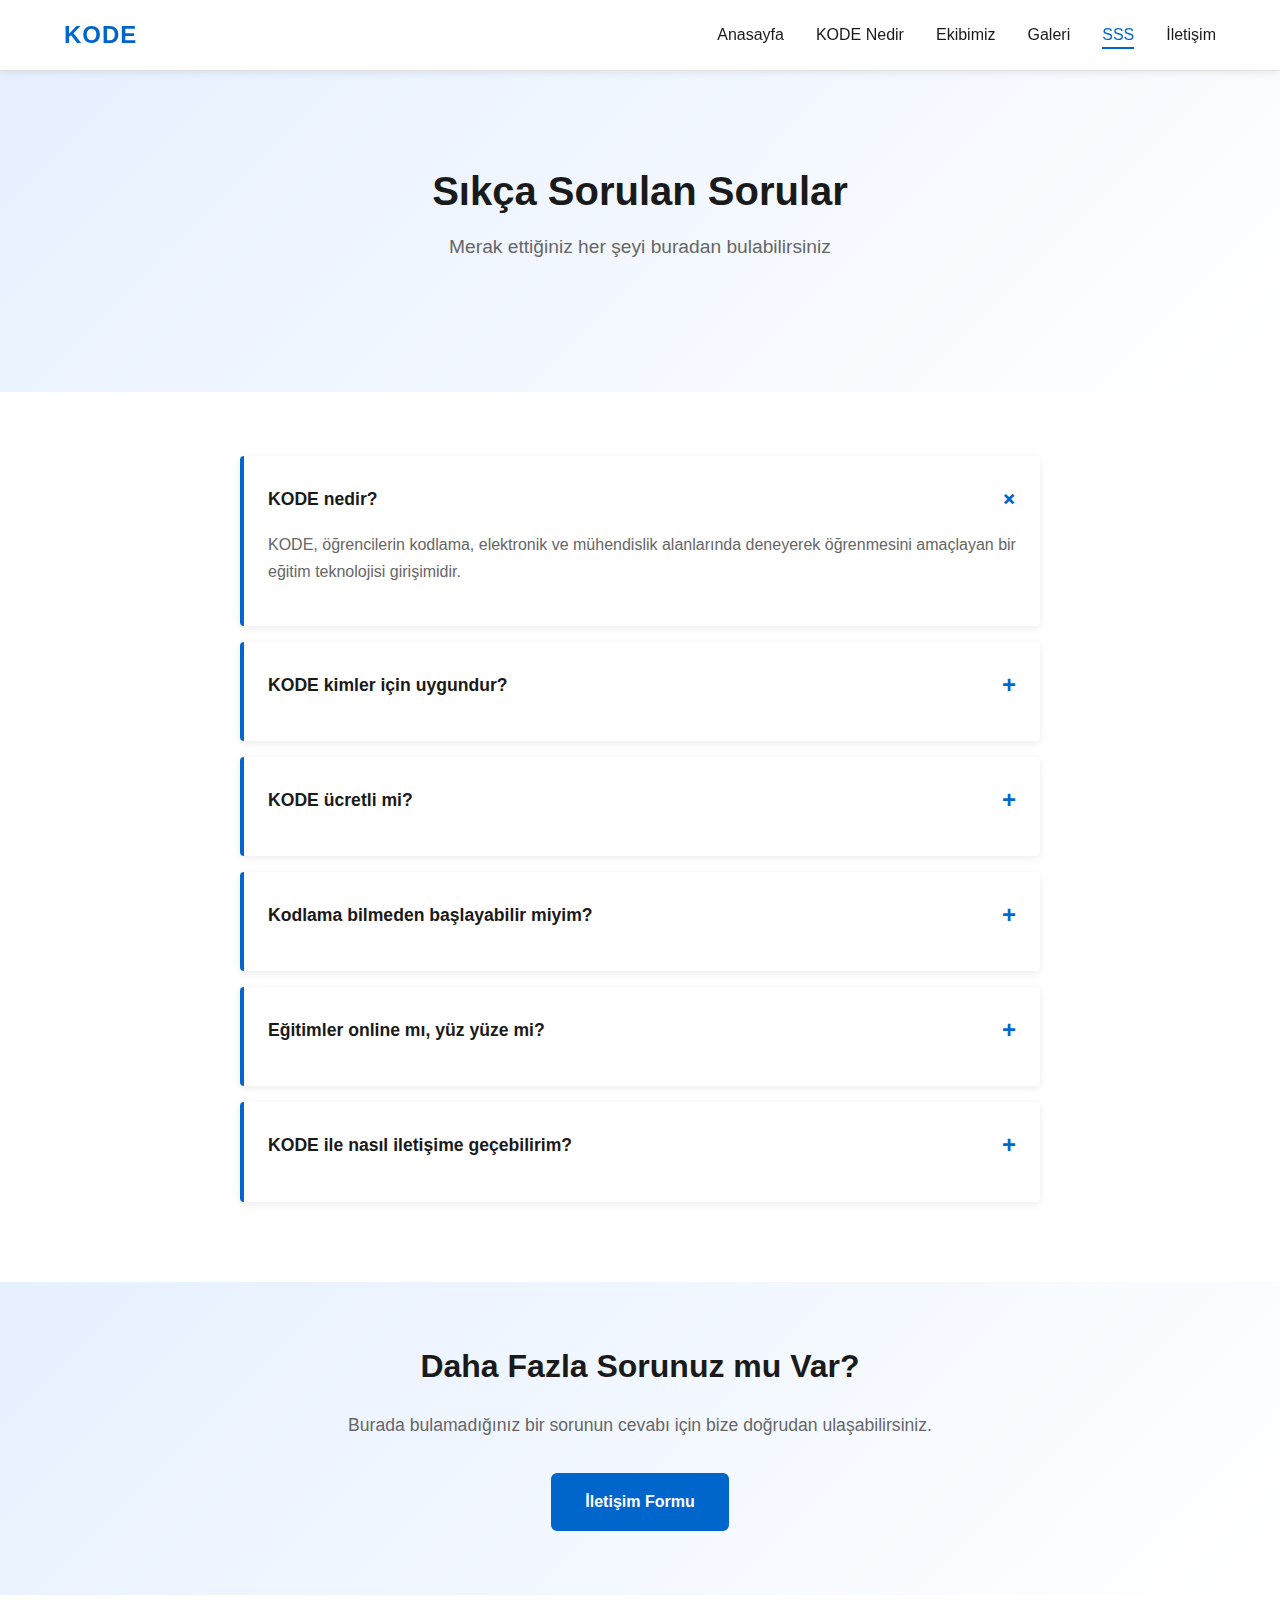
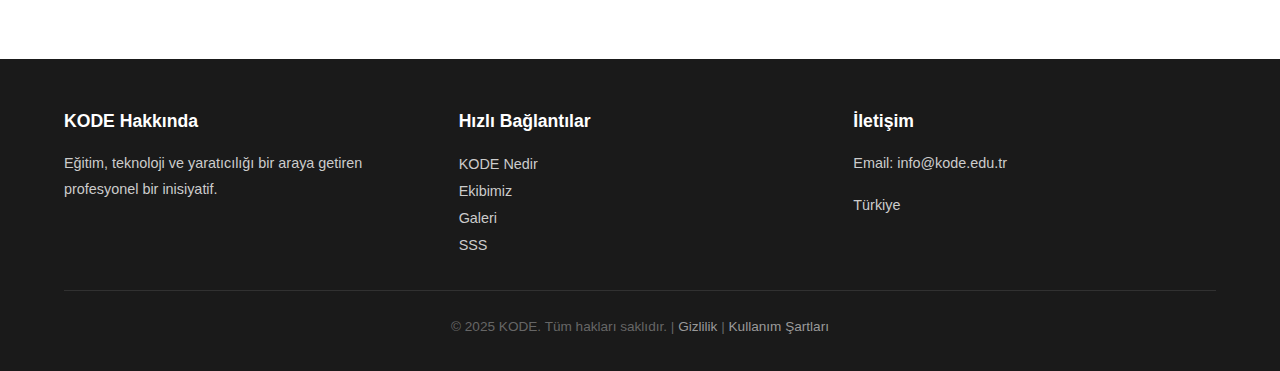
<file: sss.html>
<!DOCTYPE html>
<html lang="tr">
<head>
    <meta charset="UTF-8">
    <meta name="viewport" content="width=device-width, initial-scale=1.0">
    <meta name="description" content="KODE - Sıkça Sorulan Sorular">
    <title>Sıkça Sorulan Sorular | KODE</title>
    <link rel="stylesheet" href="css/style.css">
</head>
<body>
    <!-- Header & Navigation -->
    <header>
        <div class="container">
            <nav>
                <div class="logo">KODE</div>
                <ul class="nav-menu">
                    <li><a href="index.html">Anasayfa</a></li>
                    <li><a href="kode-nedir.html">KODE Nedir</a></li>
                    <li><a href="ekibimiz.html">Ekibimiz</a></li>
                    <li><a href="galeri.html">Galeri</a></li>
                    <li><a href="sss.html" class="active">SSS</a></li>
                    <li><a href="iletisim.html">İletişim</a></li>
                </ul>
            </nav>
        </div>
    </header>

    <!-- Hero Section -->
    <section class="hero">
        <div class="container">
            <h1>Sıkça Sorulan Sorular</h1>
            <p>Merak ettiğiniz her şeyi buradan bulabilirsiniz</p>
        </div>
    </section>

    <!-- FAQ Section -->
    <section>
        <div class="container">
            <div style="max-width: 800px; margin: 0 auto;">
                <!-- FAQ 1 -->
                <div class="faq-item open">
                    <div class="faq-question">KODE nedir?</div>
                    <div class="faq-answer">
                        <p>KODE, öğrencilerin kodlama, elektronik ve mühendislik alanlarında deneyerek öğrenmesini amaçlayan bir eğitim teknolojisi girişimidir.</p>
                    </div>
                </div>

                <!-- FAQ 2 -->
                <div class="faq-item">
                    <div class="faq-question">KODE kimler için uygundur?</div>
                    <div class="faq-answer">
                        <p>KODE; ortaokul, lise ve üniversite seviyesindeki öğrenciler, öğretmenler ve teknolojiye ilgi duyan herkes için uygundur.</p>
                    </div>
                </div>

                <!-- FAQ 3 -->
                <div class="faq-item">
                    <div class="faq-question">KODE ücretli mi?</div>
                    <div class="faq-answer">
                        <p>KODE kapsamında hem ücretsiz eğitim içerikleri hem de donanım tabanlı ürünler sunulması planlanmaktadır. Detaylar proje bazlı olarak paylaşılır.</p>
                    </div>
                </div>

                <!-- FAQ 4 -->
                <div class="faq-item">
                    <div class="faq-question">Kodlama bilmeden başlayabilir miyim?</div>
                    <div class="faq-answer">
                        <p>Evet. KODE projeleri, sıfırdan başlayanlar düşünülerek tasarlanmıştır. Temel seviyeden ileri seviyeye doğru ilerleyen bir yapı hedeflenir.</p>
                    </div>
                </div>

                <!-- FAQ 5 -->
                <div class="faq-item">
                    <div class="faq-question">Eğitimler online mı, yüz yüze mi?</div>
                    <div class="faq-answer">
                        <p>KODE, hem online içerikler hem de ilerleyen süreçte yüz yüze atölye çalışmalarını desteklemeyi amaçlamaktadır.</p>
                    </div>
                </div>

                <!-- FAQ 6 -->
                <div class="faq-item">
                    <div class="faq-question">KODE ile nasıl iletişime geçebilirim?</div>
                    <div class="faq-answer">
                        <p>İletişim sayfasında yer alan e-posta adresi ve iletişim formu üzerinden KODE ekibine ulaşabilirsiniz.</p>
                    </div>
                </div>
            </div>
        </div>
    </section>

    <!-- CTA Section -->
    <section style="background: linear-gradient(135deg, var(--primary-light) 0%, white 100%); text-align: center;">
        <div class="container">
            <h2>Daha Fazla Sorunuz mu Var?</h2>
            <p style="font-size: 1.1rem; margin-bottom: 2rem;">Burada bulamadığınız bir sorunun cevabı için bize doğrudan ulaşabilirsiniz.</p>
            <a href="iletisim.html" class="cta-button">İletişim Formu</a>
        </div>
    </section>

    <!-- Footer -->
    <footer>
        <div class="container">
            <div class="footer-content">
                <div class="footer-section">
                    <h4>KODE Hakkında</h4>
                    <p>Eğitim, teknoloji ve yaratıcılığı bir araya getiren profesyonel bir inisiyatif.</p>
                </div>
                <div class="footer-section">
                    <h4>Hızlı Bağlantılar</h4>
                    <a href="kode-nedir.html">KODE Nedir</a><br>
                    <a href="ekibimiz.html">Ekibimiz</a><br>
                    <a href="galeri.html">Galeri</a><br>
                    <a href="sss.html">SSS</a>
                </div>
                <div class="footer-section">
                    <h4>İletişim</h4>
                    <p>Email: <a href="mailto:info@kode.edu.tr">info@kode.edu.tr</a></p>
                    <p>Türkiye</p>
                </div>
            </div>
            <div class="footer-bottom">
                <p>&copy; 2025 KODE. Tüm hakları saklıdır. | <a href="gizlilik.html" style="color: #999999;">Gizlilik</a> | <a href="kullanim-sartlari.html" style="color: #999999;">Kullanım Şartları</a></p>
            </div>
        </div>
    </footer>

    <script src="js/main.js"></script>
</body>
</html>
</file>
<file: css/style.css>
/* ==========================================
   KODE - Professional Educational Website
   ========================================== */

/* Root Variables */
:root {
    --primary-color: #0066cc;
    --primary-dark: #004ba6;
    --primary-light: #e6f0ff;
    --text-dark: #1a1a1a;
    --text-light: #666666;
    --bg-light: #f9f9f9;
    --border-light: #e0e0e0;
    --shadow-soft: 0 2px 8px rgba(0, 0, 0, 0.08);
    --shadow-medium: 0 4px 12px rgba(0, 0, 0, 0.12);
    --spacing-unit: 1rem;
}

/* Reset & Base Styles */
* {
    margin: 0;
    padding: 0;
    box-sizing: border-box;
}

html {
    scroll-behavior: smooth;
}

body {
    font-family: -apple-system, BlinkMacSystemFont, 'Segoe UI', 'Roboto', 'Oxygen',
        'Ubuntu', 'Cantarell', 'Fira Sans', 'Droid Sans', 'Helvetica Neue',
        sans-serif;
    color: var(--text-dark);
    background-color: white;
    line-height: 1.6;
    font-size: 16px;
}

/* Typography */
h1 {
    font-size: 2.5rem;
    font-weight: 700;
    line-height: 1.2;
    margin-bottom: 1rem;
}

h2 {
    font-size: 2rem;
    font-weight: 700;
    line-height: 1.3;
    margin-bottom: 1.5rem;
    color: var(--text-dark);
}

h3 {
    font-size: 1.3rem;
    font-weight: 600;
    line-height: 1.3;
    margin-bottom: 0.8rem;
    color: var(--text-dark);
}

h4 {
    font-size: 1.1rem;
    font-weight: 600;
    margin-bottom: 0.5rem;
}

p {
    margin-bottom: 1rem;
    color: var(--text-light);
    line-height: 1.7;
}

a {
    color: var(--primary-color);
    text-decoration: none;
    transition: color 0.3s ease;
}

a:hover {
    color: var(--primary-dark);
    text-decoration: underline;
}

/* Container */
.container {
    max-width: 1200px;
    margin: 0 auto;
    padding: 0 1.5rem;
}

/* Header & Navigation */
header {
    background-color: white;
    border-bottom: 1px solid var(--border-light);
    position: sticky;
    top: 0;
    z-index: 100;
    box-shadow: var(--shadow-soft);
}

nav {
    display: flex;
    justify-content: space-between;
    align-items: center;
    padding: 1rem 0;
}

.logo {
    font-size: 1.5rem;
    font-weight: 700;
    color: var(--primary-color);
    letter-spacing: 1px;
}

.nav-menu {
    display: flex;
    list-style: none;
    gap: 2rem;
    align-items: center;
}

.nav-menu a {
    color: var(--text-dark);
    font-weight: 500;
    transition: color 0.3s ease;
}

.nav-menu a:hover {
    color: var(--primary-color);
    text-decoration: none;
}

.nav-menu a.active {
    color: var(--primary-color);
    border-bottom: 2px solid var(--primary-color);
    padding-bottom: 0.25rem;
}

/* Hero Section */
.hero {
    background: linear-gradient(135deg, var(--primary-light) 0%, white 100%);
    padding: 6rem 0;
    text-align: center;
}

.hero h1 {
    color: var(--text-dark);
    margin-bottom: 1rem;
}

.hero p {
    font-size: 1.2rem;
    color: var(--text-light);
    margin-bottom: 2rem;
}

.cta-button {
    display: inline-block;
    padding: 0.875rem 2rem;
    background-color: var(--primary-color);
    color: white;
    border-radius: 6px;
    font-weight: 600;
    transition: all 0.3s ease;
    border: 2px solid var(--primary-color);
}

.cta-button:hover {
    background-color: var(--primary-dark);
    border-color: var(--primary-dark);
    text-decoration: none;
    transform: translateY(-2px);
    box-shadow: var(--shadow-medium);
}

.cta-button-secondary {
    background-color: transparent;
    color: var(--primary-color);
}

.cta-button-secondary:hover {
    background-color: var(--primary-light);
}

/* Section Styling */
section {
    padding: 4rem 0;
}

section:nth-child(even) {
    background-color: var(--bg-light);
}

.section-title {
    text-align: center;
    margin-bottom: 3rem;
}

.section-title h2 {
    position: relative;
    display: inline-block;
}

.section-title h2::after {
    content: '';
    display: block;
    width: 60px;
    height: 4px;
    background-color: var(--primary-color);
    margin: 0.5rem auto 0;
    border-radius: 2px;
}

/* Cards */
.card {
    background: white;
    border-radius: 8px;
    padding: 1.5rem;
    box-shadow: var(--shadow-soft);
    transition: all 0.3s ease;
    border: 1px solid var(--border-light);
}

.card:hover {
    transform: translateY(-4px);
    box-shadow: var(--shadow-medium);
}

.card-image {
    width: 100%;
    height: 200px;
    object-fit: cover;
    border-radius: 6px;
    margin-bottom: 1rem;
    background-color: var(--bg-light);
}

.card-title {
    font-size: 1.2rem;
    font-weight: 600;
    margin-bottom: 0.5rem;
    color: var(--text-dark);
}

.card-meta {
    font-size: 0.85rem;
    color: var(--text-light);
    margin-bottom: 1rem;
}

.card-text {
    font-size: 0.95rem;
    color: var(--text-light);
    line-height: 1.6;
}

/* Grid Layouts */
.grid {
    display: grid;
    gap: 2rem;
    margin-bottom: 2rem;
}

.grid-2 {
    grid-template-columns: repeat(auto-fit, minmax(300px, 1fr));
}

.grid-3 {
    grid-template-columns: repeat(auto-fit, minmax(280px, 1fr));
}

.grid-4 {
    grid-template-columns: repeat(auto-fit, minmax(200px, 1fr));
}

/* News Section */
.news-card {
    background: white;
    border-radius: 8px;
    overflow: hidden;
    box-shadow: var(--shadow-soft);
    transition: all 0.3s ease;
    display: flex;
    flex-direction: column;
}

.news-card:hover {
    transform: translateY(-4px);
    box-shadow: var(--shadow-medium);
}

.news-image {
    width: 100%;
    height: 180px;
    object-fit: cover;
    background-color: var(--bg-light);
}

.news-content {
    padding: 1.5rem;
    flex-grow: 1;
    display: flex;
    flex-direction: column;
}

.news-date {
    font-size: 0.8rem;
    color: var(--text-light);
    text-transform: uppercase;
    letter-spacing: 0.5px;
    margin-bottom: 0.5rem;
}

.news-title {
    font-size: 1.1rem;
    font-weight: 600;
    color: var(--text-dark);
    margin-bottom: 0.8rem;
    line-height: 1.4;
}

.news-excerpt {
    font-size: 0.95rem;
    color: var(--text-light);
    line-height: 1.6;
    flex-grow: 1;
    margin-bottom: 1rem;
}

.news-link {
    color: var(--primary-color);
    font-weight: 600;
    font-size: 0.9rem;
}

/* Team Section */
.team-member {
    background: white;
    border-radius: 8px;
    overflow: hidden;
    text-align: center;
    box-shadow: var(--shadow-soft);
    transition: all 0.3s ease;
    padding: 1.5rem;
}

.team-member:hover {
    transform: translateY(-4px);
    box-shadow: var(--shadow-medium);
}

.team-avatar {
    width: 120px;
    height: 120px;
    border-radius: 50%;
    margin: 0 auto 1rem;
    background-color: var(--bg-light);
    object-fit: cover;
}

.team-name {
    font-size: 1.1rem;
    font-weight: 600;
    color: var(--text-dark);
    margin-bottom: 0.3rem;
}

.team-role {
    font-size: 0.85rem;
    color: var(--primary-color);
    font-weight: 600;
    text-transform: uppercase;
    letter-spacing: 0.5px;
    margin-bottom: 1rem;
}

.team-bio {
    font-size: 0.9rem;
    color: var(--text-light);
    line-height: 1.6;
}

/* FAQ Section */
.faq-item {
    background: white;
    border-left: 4px solid var(--primary-color);
    padding: 1.5rem;
    margin-bottom: 1rem;
    border-radius: 4px;
    box-shadow: var(--shadow-soft);
}

.faq-question {
    font-size: 1.1rem;
    font-weight: 600;
    color: var(--text-dark);
    margin-bottom: 0.8rem;
    cursor: pointer;
    user-select: none;
    display: flex;
    justify-content: space-between;
    align-items: center;
}

.faq-question::after {
    content: '+';
    font-size: 1.5rem;
    color: var(--primary-color);
    transition: transform 0.3s ease;
}

.faq-item.open .faq-question::after {
    transform: rotate(45deg);
}

.faq-answer {
    color: var(--text-light);
    line-height: 1.7;
    display: none;
}

.faq-item.open .faq-answer {
    display: block;
}

/* Gallery */
.gallery-grid {
    display: grid;
    grid-template-columns: repeat(auto-fit, minmax(250px, 1fr));
    gap: 1.5rem;
}

.gallery-item {
    position: relative;
    border-radius: 8px;
    overflow: hidden;
    box-shadow: var(--shadow-soft);
    transition: all 0.3s ease;
}

.gallery-item:hover {
    transform: scale(1.02);
    box-shadow: var(--shadow-medium);
}

.gallery-image {
    width: 100%;
    height: 250px;
    object-fit: cover;
    display: block;
}

.gallery-caption {
    padding: 1rem;
    background: white;
    text-align: center;
}

.gallery-caption h4 {
    color: var(--text-dark);
    margin-bottom: 0.3rem;
}

.gallery-caption p {
    font-size: 0.85rem;
    color: var(--text-light);
    margin: 0;
}

/* Contact Form */
.contact-form {
    max-width: 600px;
    margin: 0 auto;
    background: white;
    padding: 2rem;
    border-radius: 8px;
    box-shadow: var(--shadow-soft);
    border: 1px solid var(--border-light);
}

.form-group {
    margin-bottom: 1.5rem;
}

label {
    display: block;
    margin-bottom: 0.5rem;
    font-weight: 600;
    color: var(--text-dark);
}

input[type='text'],
input[type='email'],
input[type='tel'],
textarea {
    width: 100%;
    padding: 0.75rem;
    border: 1px solid var(--border-light);
    border-radius: 4px;
    font-family: inherit;
    font-size: 0.95rem;
    transition: border-color 0.3s ease;
}

input[type='text']:focus,
input[type='email']:focus,
input[type='tel']:focus,
textarea:focus {
    outline: none;
    border-color: var(--primary-color);
    box-shadow: 0 0 0 3px var(--primary-light);
}

textarea {
    resize: vertical;
    min-height: 120px;
}

.form-disclaimer {
    font-size: 0.8rem;
    color: var(--text-light);
    margin-top: 1rem;
    padding: 1rem;
    background-color: var(--bg-light);
    border-radius: 4px;
    line-height: 1.5;
}

/* Footer */
footer {
    background-color: var(--text-dark);
    color: white;
    padding: 3rem 0 1rem;
    margin-top: 4rem;
}

.footer-content {
    display: grid;
    grid-template-columns: repeat(auto-fit, minmax(250px, 1fr));
    gap: 2rem;
    margin-bottom: 2rem;
}

.footer-section h4 {
    color: white;
    margin-bottom: 1rem;
}

.footer-section p,
.footer-section a {
    color: #cccccc;
    font-size: 0.9rem;
    line-height: 1.8;
}

.footer-section a:hover {
    color: white;
}

.footer-bottom {
    border-top: 1px solid rgba(255, 255, 255, 0.1);
    padding-top: 1.5rem;
    text-align: center;
    color: #999999;
    font-size: 0.85rem;
}

/* Responsive Design */
@media (max-width: 768px) {
    h1 {
        font-size: 2rem;
    }

    h2 {
        font-size: 1.5rem;
    }

    .hero {
        padding: 3rem 0;
    }

    section {
        padding: 2.5rem 0;
    }

    .nav-menu {
        gap: 1rem;
        font-size: 0.9rem;
    }

    .grid-2,
    .grid-3,
    .grid-4 {
        grid-template-columns: 1fr;
    }

    .contact-form {
        padding: 1.5rem;
    }

    .footer-content {
        grid-template-columns: 1fr;
        gap: 1.5rem;
    }
}

@media (max-width: 480px) {
    h1 {
        font-size: 1.5rem;
    }

    h2 {
        font-size: 1.2rem;
    }

    .container {
        padding: 0 1rem;
    }

    .nav-menu {
        gap: 0.5rem;
        font-size: 0.8rem;
    }

    .cta-button {
        padding: 0.75rem 1.5rem;
        font-size: 0.9rem;
    }

    .hero {
        padding: 2rem 0;
    }

    section {
        padding: 2rem 0;
    }
}
</file>
